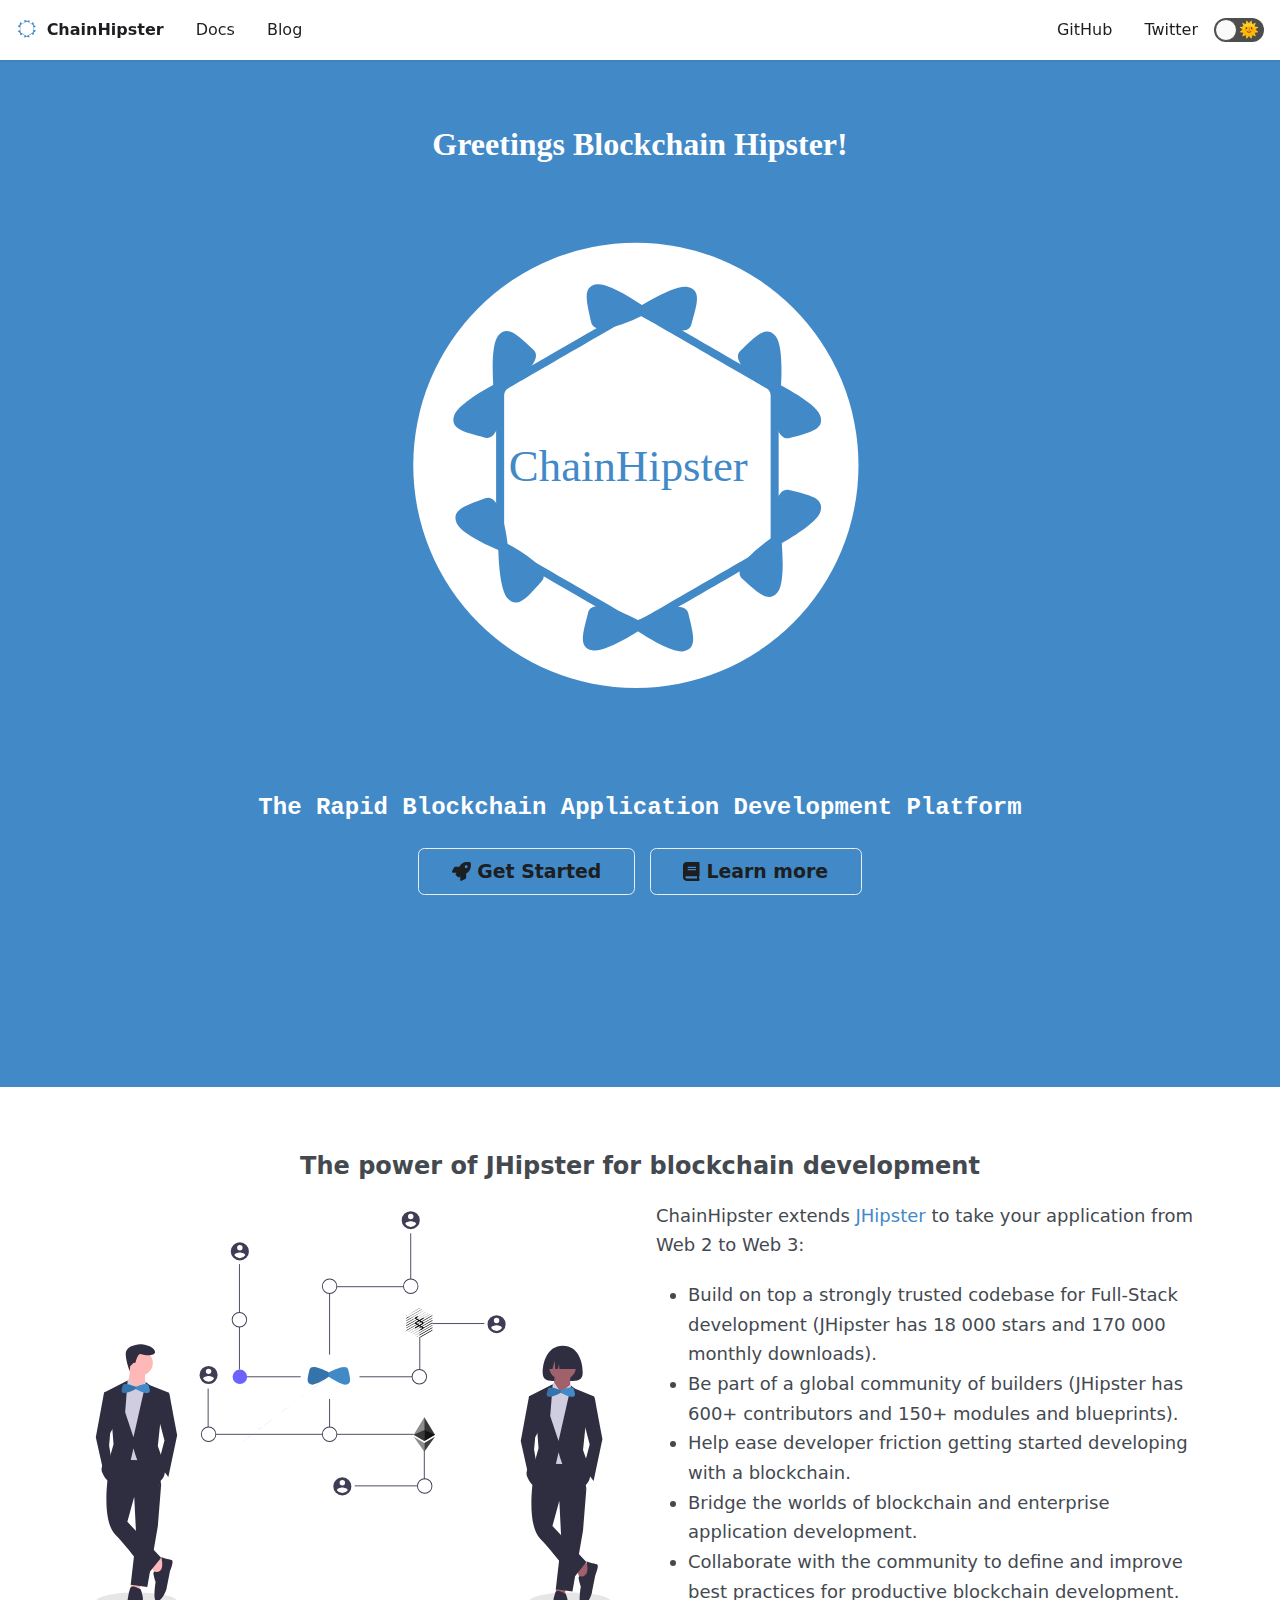
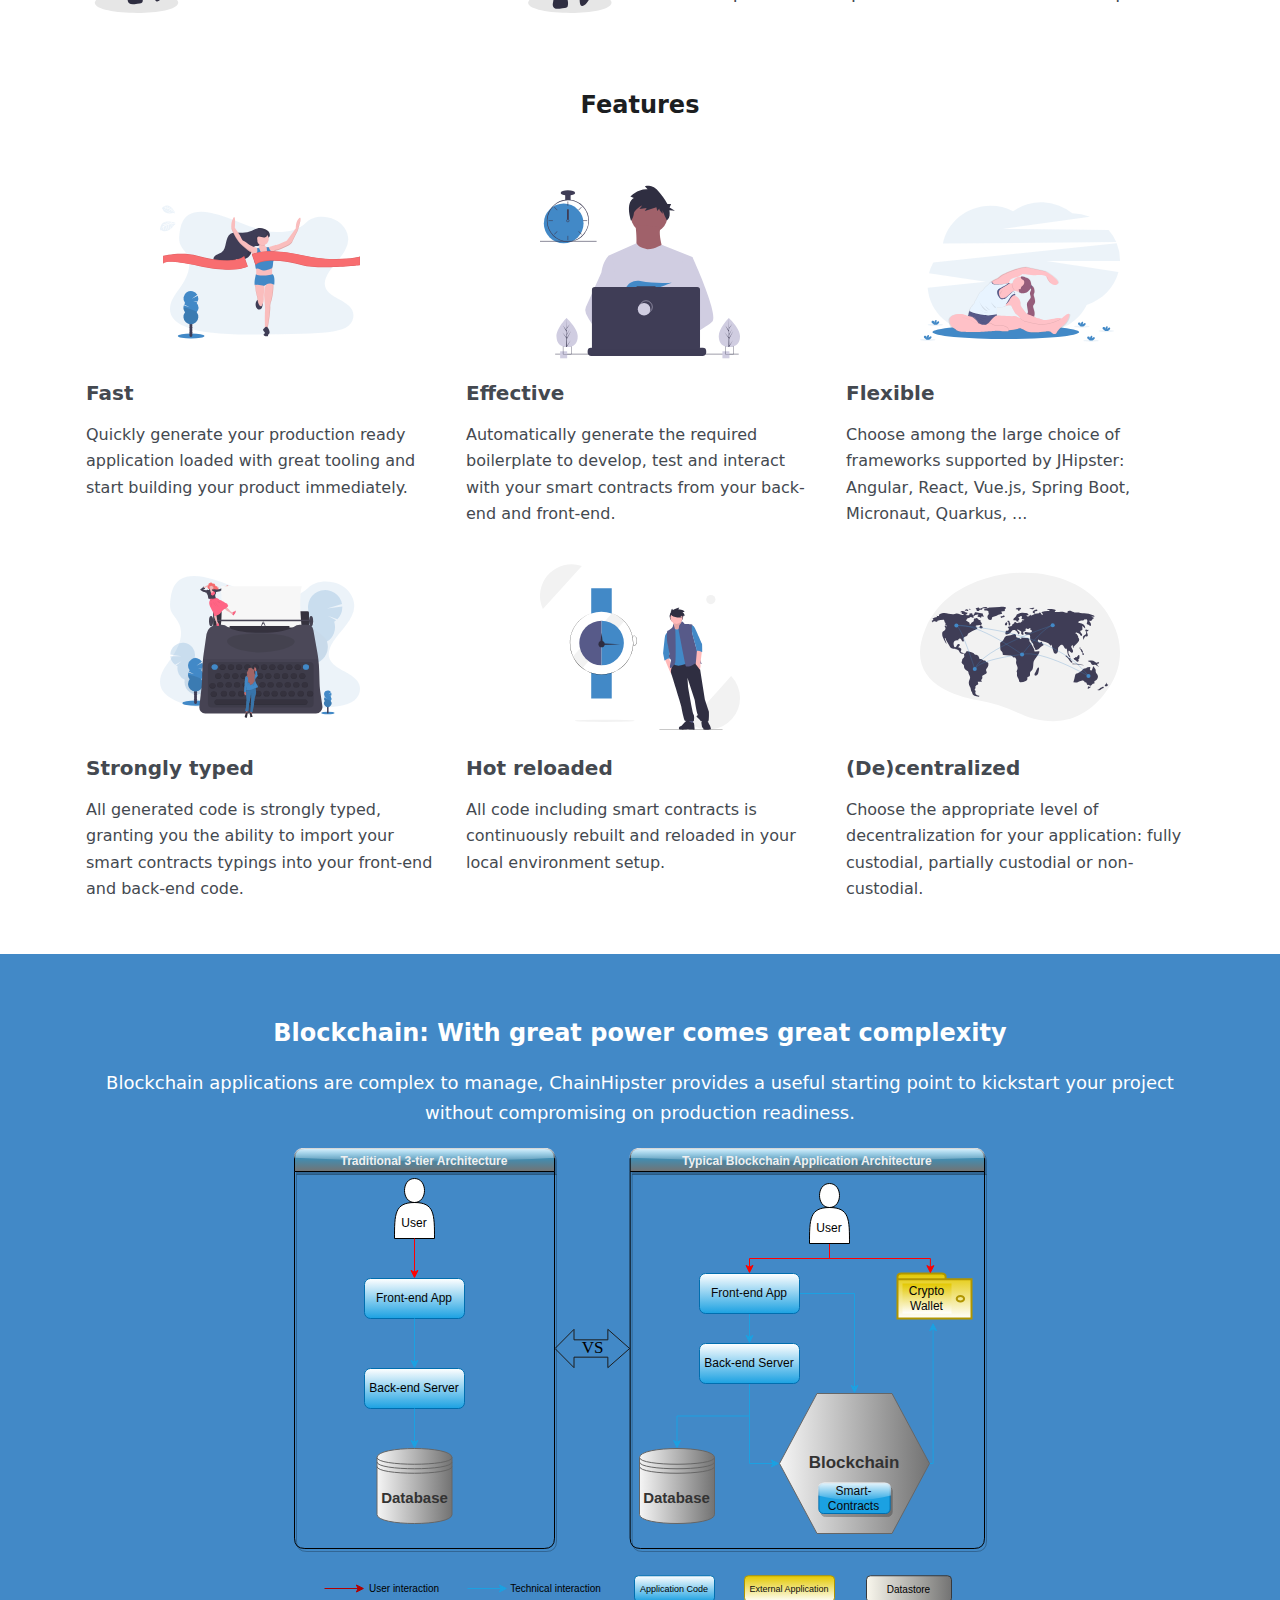
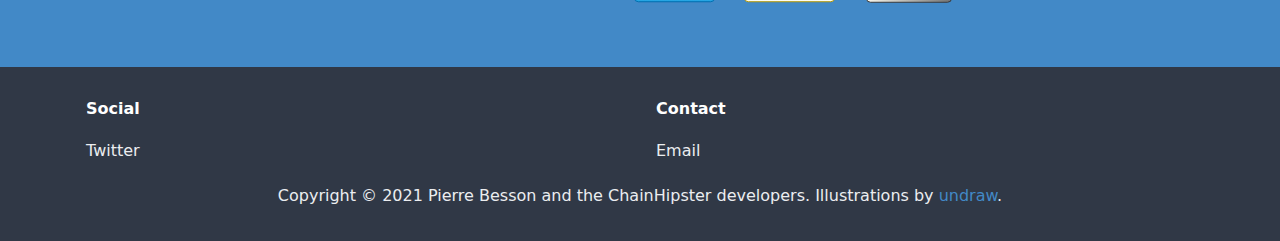
<file: index.html>
<!doctype html>
<html lang="en">
<head>
<meta charset="UTF-8">
<meta name="viewport" content="width=device-width,initial-scale=1">
<meta name="generator" content="Docusaurus v2.0.0-alpha.70">
<link rel="alternate" type="application/rss+xml" href="/blog/rss.xml" title="ChainHipster Blog RSS Feed">
<link rel="alternate" type="application/atom+xml" href="/blog/atom.xml" title="ChainHipster Blog Atom Feed"><title data-react-helmet="true">ChainHipster: The Rapid Blockchain Application Development Platform | ChainHipster</title><meta data-react-helmet="true" property="og:title" content="ChainHipster: The Rapid Blockchain Application Development Platform | ChainHipster"><meta data-react-helmet="true" name="description" content="Description will go into a meta tag in &lt;head /&gt;"><meta data-react-helmet="true" property="og:description" content="Description will go into a meta tag in &lt;head /&gt;"><meta data-react-helmet="true" name="twitter:card" content="summary_large_image"><meta data-react-helmet="true" name="docusaurus_locale" content="en"><meta data-react-helmet="true" name="docusaurus_tag" content="default"><link data-react-helmet="true" rel="shortcut icon" href="/img/favicon.ico"><script data-react-helmet="true">document.addEventListener("DOMContentLoaded",(function(){var n=document.getElementById("base-url-issue-banner-container");if(n){var e=window.location.pathname,t="/"===e.substr(-1)?e:e+"/";n.innerHTML=t}}))</script><link rel="stylesheet" href="/styles.ddca3191.css">
<link rel="preload" href="/styles.b77e15c0.js" as="script">
<link rel="preload" href="/runtime~main.45d6e888.js" as="script">
<link rel="preload" href="/main.3e1aa580.js" as="script">
<link rel="preload" href="/common.223f0171.js" as="script">
<link rel="preload" href="/22.a7433ac3.js" as="script">
<link rel="preload" href="/c4f5d8e4.5aaccdda.js" as="script">
</head>
<body>
<script>!function(){function t(t){document.documentElement.setAttribute("data-theme",t)}var e=function(){var t=null;try{t=localStorage.getItem("theme")}catch(t){}return t}();t(null!==e?e:"light")}()</script><div id="__docusaurus">
<div class="baseUrlIssueBanner_1-cE" style="border:solid red thick;background-color:#ffe6b3;margin:20px;padding:20px;font-size:20px"><p style="font-weight:bold;font-size:30px">Your Docusaurus site did not load properly.</p><p>A very common reason is a wrong site <a href="https://v2.docusaurus.io/docs/docusaurus.config.js/#baseurl" style="font-weight:bold">baseUrl configuration</a>.</p><p>Current configured baseUrl = <span style="font-weight:bold;color:red">/</span>  (default value)</p><p>We suggest trying baseUrl = <span style="font-weight:bold;color:green" id="base-url-issue-banner-container"></span> </p></div><nav aria-label="Skip navigation links"><button type="button" tabindex="0" class="skipToContent_11B0">Skip to main content</button></nav><nav class="navbar navbar--fixed-top"><div class="navbar__inner"><div class="navbar__items"><div aria-label="Navigation bar toggle" class="navbar__toggle" role="button" tabindex="0"><svg aria-label="Menu" width="30" height="30" viewBox="0 0 30 30" role="img" focusable="false"><title>Menu</title><path stroke="currentColor" stroke-linecap="round" stroke-miterlimit="10" stroke-width="2" d="M4 7h22M4 15h22M4 23h22"></path></svg></div><a class="navbar__brand" href="/"><img src="/img/logo-chainhipster.svg" alt="ChainHipster Logo" class="themedImage_YANc themedImage--light_3CMI navbar__logo"><img src="/img/logo-chainhipster.svg" alt="ChainHipster Logo" class="themedImage_YANc themedImage--dark_3ARp navbar__logo"><strong class="navbar__title">ChainHipster</strong></a><a class="navbar__item navbar__link" href="/docs/">Docs</a><a class="navbar__item navbar__link" href="/blog">Blog</a></div><div class="navbar__items navbar__items--right"><a href="https://github.com/chainhipster" target="_blank" rel="noopener noreferrer" class="navbar__item navbar__link">GitHub</a><a href="https://twitter.com/chainhipster" target="_blank" rel="noopener noreferrer" class="navbar__item navbar__link">Twitter</a><div class="react-toggle react-toggle--disabled displayOnlyInLargeViewport_2N3Q"><div class="react-toggle-track"><div class="react-toggle-track-check"><span class="toggle_3NWk">🌜</span></div><div class="react-toggle-track-x"><span class="toggle_3NWk">🌞</span></div></div><div class="react-toggle-thumb"></div><input type="checkbox" disabled="" aria-label="Dark mode toggle" class="react-toggle-screenreader-only"></div></div></div><div role="presentation" class="navbar-sidebar__backdrop"></div><div class="navbar-sidebar"><div class="navbar-sidebar__brand"><a class="navbar__brand" href="/"><img src="/img/logo-chainhipster.svg" alt="ChainHipster Logo" class="themedImage_YANc themedImage--light_3CMI navbar__logo"><img src="/img/logo-chainhipster.svg" alt="ChainHipster Logo" class="themedImage_YANc themedImage--dark_3ARp navbar__logo"><strong class="navbar__title">ChainHipster</strong></a></div><div class="navbar-sidebar__items"><div class="menu"><ul class="menu__list"><li class="menu__list-item"><a class="menu__link" href="/docs/">Docs</a></li><li class="menu__list-item"><a class="menu__link" href="/blog">Blog</a></li><li class="menu__list-item"><a href="https://github.com/chainhipster" target="_blank" rel="noopener noreferrer" class="menu__link">GitHub</a></li><li class="menu__list-item"><a href="https://twitter.com/chainhipster" target="_blank" rel="noopener noreferrer" class="menu__link">Twitter</a></li></ul></div></div></div></nav><div class="main-wrapper"><header class="hero hero--primary heroBanner_2Ftp"><div class="container"><h1 class="greetingText_1v_S">Greetings Blockchain Hipster!</h1><div><img class="greetingImage_lb9O" src="img/chainhipster.svg" alt="ChainHipster"></div><p class="tagLineText_29Co"> The Rapid Blockchain Application Development Platform</p><div class="buttons_1Wc3"><a class="button button--outline button--secondary button--lg" href="/docs/"><svg aria-hidden="true" focusable="false" data-prefix="fas" data-icon="rocket" class="svg-inline--fa fa-rocket fa-w-16" role="img" xmlns="http://www.w3.org/2000/svg" viewBox="0 0 512 512"><path fill="currentColor" d="M505.12019,19.09375c-1.18945-5.53125-6.65819-11-12.207-12.1875C460.716,0,435.507,0,410.40747,0,307.17523,0,245.26909,55.20312,199.05238,128H94.83772c-16.34763.01562-35.55658,11.875-42.88664,26.48438L2.51562,253.29688A28.4,28.4,0,0,0,0,264a24.00867,24.00867,0,0,0,24.00582,24H127.81618l-22.47457,22.46875c-11.36521,11.36133-12.99607,32.25781,0,45.25L156.24582,406.625c11.15623,11.1875,32.15619,13.15625,45.27726,0l22.47457-22.46875V488a24.00867,24.00867,0,0,0,24.00581,24,28.55934,28.55934,0,0,0,10.707-2.51562l98.72834-49.39063c14.62888-7.29687,26.50776-26.5,26.50776-42.85937V312.79688c72.59753-46.3125,128.03493-108.40626,128.03493-211.09376C512.07526,76.5,512.07526,51.29688,505.12019,19.09375ZM384.04033,168A40,40,0,1,1,424.05,128,40.02322,40.02322,0,0,1,384.04033,168Z"></path></svg> Get Started</a>   <a href="#features" class="button button--outline button--secondary button--lg"><svg aria-hidden="true" focusable="false" data-prefix="fas" data-icon="book" class="svg-inline--fa fa-book fa-w-14" role="img" xmlns="http://www.w3.org/2000/svg" viewBox="0 0 448 512"><path fill="currentColor" d="M448 360V24c0-13.3-10.7-24-24-24H96C43 0 0 43 0 96v320c0 53 43 96 96 96h328c13.3 0 24-10.7 24-24v-16c0-7.5-3.5-14.3-8.9-18.7-4.2-15.4-4.2-59.3 0-74.7 5.4-4.3 8.9-11.1 8.9-18.6zM128 134c0-3.3 2.7-6 6-6h212c3.3 0 6 2.7 6 6v20c0 3.3-2.7 6-6 6H134c-3.3 0-6-2.7-6-6v-20zm0 64c0-3.3 2.7-6 6-6h212c3.3 0 6 2.7 6 6v20c0 3.3-2.7 6-6 6H134c-3.3 0-6-2.7-6-6v-20zm253.4 250H96c-17.7 0-32-14.3-32-32 0-17.6 14.4-32 32-32h285.4c-1.9 17.1-1.9 46.9 0 64z"></path></svg> Learn more</a></div></div></header><header class="hero hero--primary heroBanner_2Ftp"></header><main id="features"><section class="hero hero--secondary"><div class="container"><div class="row"><div class="col col--12"><h2 class="presTitle_loQL">The power of JHipster for blockchain development</h2></div><div class="col col--6"><div class="text--center"><img class="presImage_1dIu" src="img/chainhipster-illustration.svg" alt="The power of JHipster for blockchain development"></div></div><div class="col col--6 introText_ClEr"><p></p><p>ChainHipster extends <a href="https://jhipster.tech">JHipster</a> to take your application from Web 2 to Web 3:</p><ul><li>Build on top a strongly trusted codebase for Full-Stack development (JHipster has 18 000 stars and 170 000 monthly downloads).</li><li>Be part of a global community of builders (JHipster has 600+ contributors and 150+ modules and blueprints).</li><li>Help ease developer friction getting started developing with a blockchain.</li><li>Bridge the worlds of blockchain and enterprise application development.</li><li>Collaborate with the community to define and improve best practices for productive blockchain development.</li></ul><p></p></div></div></div></section><div class="container"><div class="row"><div class="col col--12"><h2 class="presTitle_loQL">Features</h2></div></div></div><section class="hero hero--secondary features_P2SU"><div class="container"><div class="row"><div class="col col--4"><div class="text--center"><img class="featureImage_3Xqx" src="/img/undraw_fast.svg" alt="Fast"></div><h3>Fast</h3><p>Quickly generate your production ready application loaded with great tooling and start building your product immediately.</p></div><div class="col col--4"><div class="text--center"><img class="featureImage_3Xqx" src="/img/undraw_effective.svg" alt="Effective"></div><h3>Effective</h3><p>Automatically generate the required boilerplate to develop, test and interact with your smart contracts from your back-end and front-end.</p></div><div class="col col--4"><div class="text--center"><img class="featureImage_3Xqx" src="/img/undraw_flexible.svg" alt="Flexible"></div><h3>Flexible</h3><p>Choose among the large choice of frameworks supported by JHipster: Angular, React, Vue.js, Spring Boot, Micronaut, Quarkus, ...</p></div><div class="col col--4"><div class="text--center"><img class="featureImage_3Xqx" src="/img/undraw_typed.svg" alt="Strongly typed"></div><h3>Strongly typed</h3><p>All generated code is strongly typed, granting you the ability to import your smart contracts typings into your front-end and back-end code.</p></div><div class="col col--4"><div class="text--center"><img class="featureImage_3Xqx" src="/img/undraw_reloaded.svg" alt="Hot reloaded"></div><h3>Hot reloaded</h3><p>All code including smart contracts is continuously rebuilt and reloaded in your local environment setup.</p></div><div class="col col--4"><div class="text--center"><img class="featureImage_3Xqx" src="/img/undraw_connected.svg" alt="(De)centralized"></div><h3>(De)centralized</h3><p>Choose the appropriate level of decentralization for your application: fully custodial, partially custodial or non-custodial.</p></div></div></div></section><section class="hero hero--primary"><div class="container"><h2 class="presTitle_loQL">Blockchain: With great power comes great complexity</h2><p class="presDescription_37Qn">Blockchain applications are complex to manage, ChainHipster provides a useful starting point to kickstart your project without compromising on production readiness.</p><div class="presImage_1dIu"><img src="/img/blockchain-app-architecture.svg" alt="Blockchain: With great power comes great complexity"></div></div></section></main></div><footer class="footer footer--dark"><div class="container"><div class="row footer__links"><div class="col footer__col"><h4 class="footer__title">Social</h4><ul class="footer__items"><li class="footer__item"><a href="https://twitter.com/chainhipster" target="_blank" rel="noopener noreferrer" class="footer__link-item">Twitter</a></li></ul></div><div class="col footer__col"><h4 class="footer__title">Contact</h4><ul class="footer__items"><li class="footer__item"><a href="mailto:contact@chainhipster.com" target="_blank" rel="noopener noreferrer" class="footer__link-item">Email</a></li></ul></div></div><div class="footer__bottom text--center"><div class="footer__copyright">Copyright © 2021 Pierre Besson and the ChainHipster developers. Illustrations by <a href="https://undraw.co">undraw</a>.</div></div></div></footer></div>
<script src="/styles.b77e15c0.js"></script>
<script src="/runtime~main.45d6e888.js"></script>
<script src="/main.3e1aa580.js"></script>
<script src="/common.223f0171.js"></script>
<script src="/22.a7433ac3.js"></script>
<script src="/c4f5d8e4.5aaccdda.js"></script>
</body>
</html>
</file>
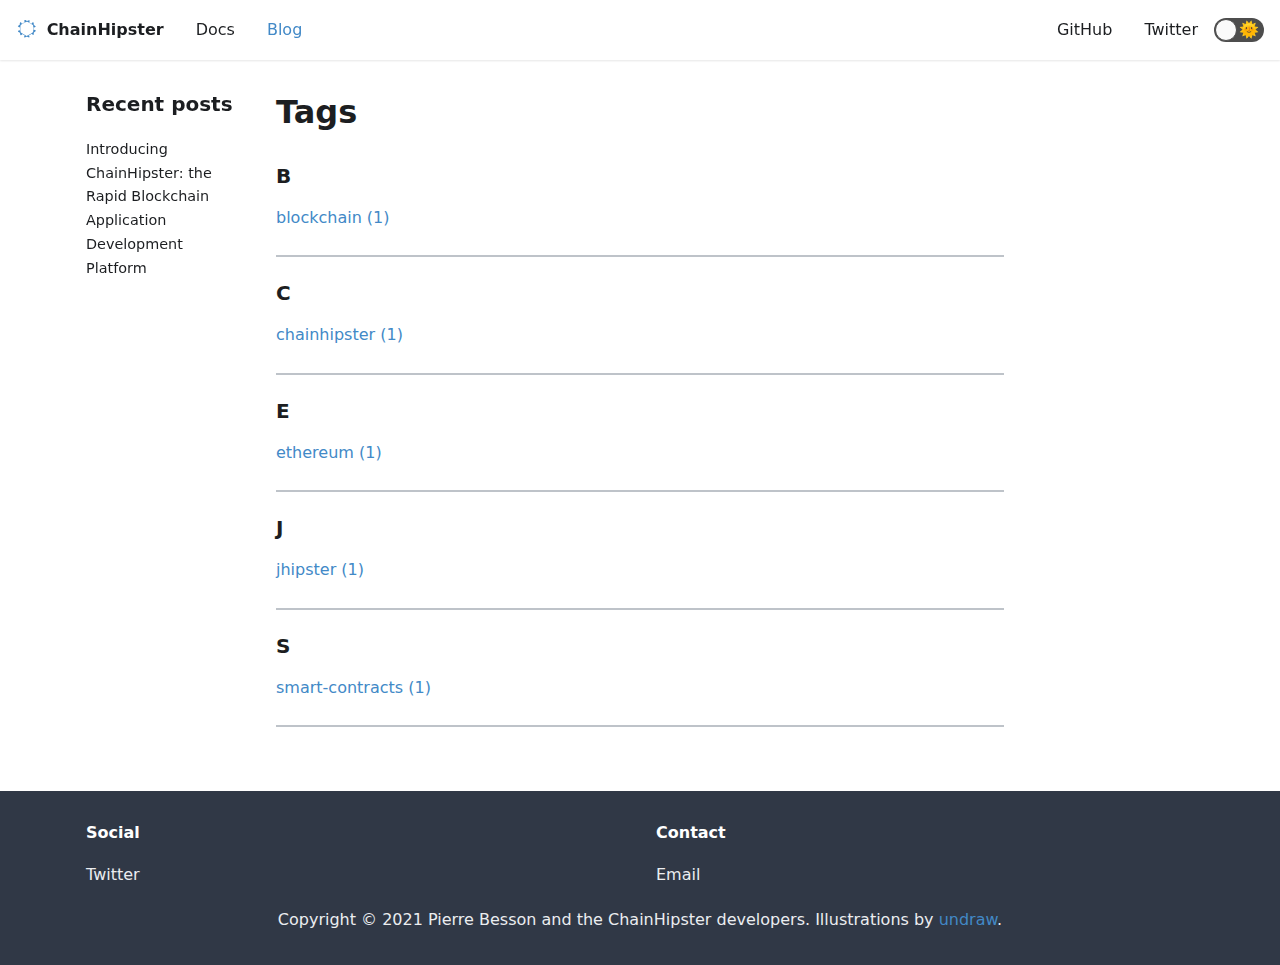
<file: blog/tags/index.html>
<!doctype html>
<html lang="en">
<head>
<meta charset="UTF-8">
<meta name="viewport" content="width=device-width,initial-scale=1">
<meta name="generator" content="Docusaurus v2.0.0-alpha.70">
<link rel="alternate" type="application/rss+xml" href="/blog/rss.xml" title="ChainHipster Blog RSS Feed">
<link rel="alternate" type="application/atom+xml" href="/blog/atom.xml" title="ChainHipster Blog Atom Feed"><title data-react-helmet="true">Tags | ChainHipster</title><meta data-react-helmet="true" property="og:title" content="Tags | ChainHipster"><meta data-react-helmet="true" name="description" content="Blog Tags"><meta data-react-helmet="true" property="og:description" content="Blog Tags"><meta data-react-helmet="true" name="twitter:card" content="summary_large_image"><meta data-react-helmet="true" name="docusaurus_locale" content="en"><meta data-react-helmet="true" name="docusaurus_tag" content="default"><link data-react-helmet="true" rel="shortcut icon" href="/img/favicon.ico"><link rel="stylesheet" href="/styles.ddca3191.css">
<link rel="preload" href="/styles.b77e15c0.js" as="script">
<link rel="preload" href="/runtime~main.45d6e888.js" as="script">
<link rel="preload" href="/main.3e1aa580.js" as="script">
<link rel="preload" href="/common.223f0171.js" as="script">
<link rel="preload" href="/01a85c17.adfffafe.js" as="script">
<link rel="preload" href="/4459638f.f7858f53.js" as="script">
<link rel="preload" href="/a7023ddc.c522fe9c.js" as="script">
</head>
<body>
<script>!function(){function t(t){document.documentElement.setAttribute("data-theme",t)}var e=function(){var t=null;try{t=localStorage.getItem("theme")}catch(t){}return t}();t(null!==e?e:"light")}()</script><div id="__docusaurus">
<nav aria-label="Skip navigation links"><button type="button" tabindex="0" class="skipToContent_11B0">Skip to main content</button></nav><nav class="navbar navbar--fixed-top"><div class="navbar__inner"><div class="navbar__items"><div aria-label="Navigation bar toggle" class="navbar__toggle" role="button" tabindex="0"><svg aria-label="Menu" width="30" height="30" viewBox="0 0 30 30" role="img" focusable="false"><title>Menu</title><path stroke="currentColor" stroke-linecap="round" stroke-miterlimit="10" stroke-width="2" d="M4 7h22M4 15h22M4 23h22"></path></svg></div><a class="navbar__brand" href="/"><img src="/img/logo-chainhipster.svg" alt="ChainHipster Logo" class="themedImage_YANc themedImage--light_3CMI navbar__logo"><img src="/img/logo-chainhipster.svg" alt="ChainHipster Logo" class="themedImage_YANc themedImage--dark_3ARp navbar__logo"><strong class="navbar__title">ChainHipster</strong></a><a class="navbar__item navbar__link" href="/docs/">Docs</a><a aria-current="page" class="navbar__item navbar__link navbar__link--active" href="/blog">Blog</a></div><div class="navbar__items navbar__items--right"><a href="https://github.com/chainhipster" target="_blank" rel="noopener noreferrer" class="navbar__item navbar__link">GitHub</a><a href="https://twitter.com/chainhipster" target="_blank" rel="noopener noreferrer" class="navbar__item navbar__link">Twitter</a><div class="react-toggle react-toggle--disabled displayOnlyInLargeViewport_2N3Q"><div class="react-toggle-track"><div class="react-toggle-track-check"><span class="toggle_3NWk">🌜</span></div><div class="react-toggle-track-x"><span class="toggle_3NWk">🌞</span></div></div><div class="react-toggle-thumb"></div><input type="checkbox" disabled="" aria-label="Dark mode toggle" class="react-toggle-screenreader-only"></div></div></div><div role="presentation" class="navbar-sidebar__backdrop"></div><div class="navbar-sidebar"><div class="navbar-sidebar__brand"><a class="navbar__brand" href="/"><img src="/img/logo-chainhipster.svg" alt="ChainHipster Logo" class="themedImage_YANc themedImage--light_3CMI navbar__logo"><img src="/img/logo-chainhipster.svg" alt="ChainHipster Logo" class="themedImage_YANc themedImage--dark_3ARp navbar__logo"><strong class="navbar__title">ChainHipster</strong></a></div><div class="navbar-sidebar__items"><div class="menu"><ul class="menu__list"><li class="menu__list-item"><a class="menu__link" href="/docs/">Docs</a></li><li class="menu__list-item"><a aria-current="page" class="menu__link navbar__link--active" href="/blog">Blog</a></li><li class="menu__list-item"><a href="https://github.com/chainhipster" target="_blank" rel="noopener noreferrer" class="menu__link">GitHub</a></li><li class="menu__list-item"><a href="https://twitter.com/chainhipster" target="_blank" rel="noopener noreferrer" class="menu__link">Twitter</a></li></ul></div></div></div></nav><div class="main-wrapper blog-wrapper"><div class="container margin-vert--lg"><div class="row"><div class="col col--2"><div class="sidebar_SWld thin-scrollbar"><h3 class="sidebarItemTitle_Km2m">Recent posts</h3><ul class="sidebarItemList_3UpA"><li class="sidebarItem_2T0D"><a class="sidebarItemLink_v5H9" href="/blog/introducing-chainhipster">Introducing ChainHipster: the Rapid Blockchain Application Development Platform</a></li></ul></div></div><main class="col col--8"><h1>Tags</h1><div class="margin-vert--lg"><div><h3>B</h3><a class="padding-right--md" href="/blog/tags/blockchain">blockchain (1)</a><hr></div><div><h3>C</h3><a class="padding-right--md" href="/blog/tags/chainhipster">chainhipster (1)</a><hr></div><div><h3>E</h3><a class="padding-right--md" href="/blog/tags/ethereum">ethereum (1)</a><hr></div><div><h3>J</h3><a class="padding-right--md" href="/blog/tags/jhipster">jhipster (1)</a><hr></div><div><h3>S</h3><a class="padding-right--md" href="/blog/tags/smart-contracts">smart-contracts (1)</a><hr></div></div></main></div></div></div><footer class="footer footer--dark"><div class="container"><div class="row footer__links"><div class="col footer__col"><h4 class="footer__title">Social</h4><ul class="footer__items"><li class="footer__item"><a href="https://twitter.com/chainhipster" target="_blank" rel="noopener noreferrer" class="footer__link-item">Twitter</a></li></ul></div><div class="col footer__col"><h4 class="footer__title">Contact</h4><ul class="footer__items"><li class="footer__item"><a href="mailto:contact@chainhipster.com" target="_blank" rel="noopener noreferrer" class="footer__link-item">Email</a></li></ul></div></div><div class="footer__bottom text--center"><div class="footer__copyright">Copyright © 2021 Pierre Besson and the ChainHipster developers. Illustrations by <a href="https://undraw.co">undraw</a>.</div></div></div></footer></div>
<script src="/styles.b77e15c0.js"></script>
<script src="/runtime~main.45d6e888.js"></script>
<script src="/main.3e1aa580.js"></script>
<script src="/common.223f0171.js"></script>
<script src="/01a85c17.adfffafe.js"></script>
<script src="/4459638f.f7858f53.js"></script>
<script src="/a7023ddc.c522fe9c.js"></script>
</body>
</html>
</file>
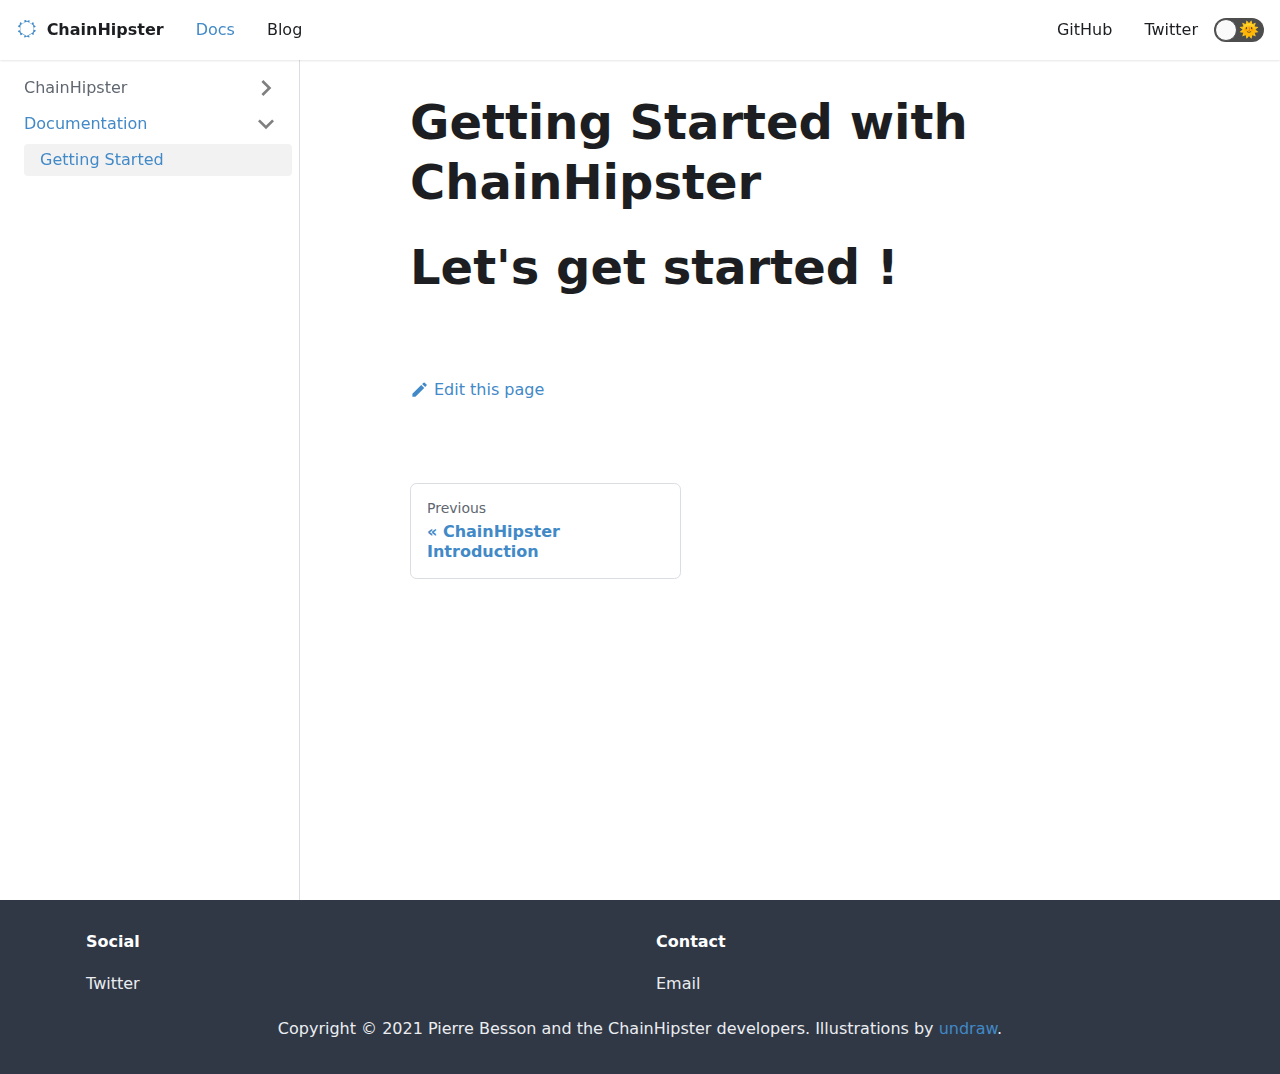
<file: docs/getting-started/index.html>
<!doctype html>
<html lang="en">
<head>
<meta charset="UTF-8">
<meta name="viewport" content="width=device-width,initial-scale=1">
<meta name="generator" content="Docusaurus v2.0.0-alpha.70">
<link rel="alternate" type="application/rss+xml" href="/blog/rss.xml" title="ChainHipster Blog RSS Feed">
<link rel="alternate" type="application/atom+xml" href="/blog/atom.xml" title="ChainHipster Blog Atom Feed"><title data-react-helmet="true">Getting Started with ChainHipster | ChainHipster</title><meta data-react-helmet="true" name="twitter:card" content="summary_large_image"><meta data-react-helmet="true" name="docusaurus_locale" content="en"><meta data-react-helmet="true" name="docusaurus_version" content="current"><meta data-react-helmet="true" name="docusaurus_tag" content="docs-default-current"><meta data-react-helmet="true" property="og:title" content="Getting Started with ChainHipster | ChainHipster"><meta data-react-helmet="true" name="description" content="Let&#x27;s get started !"><meta data-react-helmet="true" property="og:description" content="Let&#x27;s get started !"><meta data-react-helmet="true" property="og:url" content="https://chainhipster.github.io/docs/getting-started"><link data-react-helmet="true" rel="shortcut icon" href="/img/favicon.ico"><link data-react-helmet="true" rel="canonical" href="https://chainhipster.github.io/docs/getting-started"><link rel="stylesheet" href="/styles.ddca3191.css">
<link rel="preload" href="/styles.b77e15c0.js" as="script">
<link rel="preload" href="/runtime~main.45d6e888.js" as="script">
<link rel="preload" href="/main.3e1aa580.js" as="script">
<link rel="preload" href="/common.223f0171.js" as="script">
<link rel="preload" href="/24.34b0b890.js" as="script">
<link rel="preload" href="/25.570c48c1.js" as="script">
<link rel="preload" href="/935f2afb.84e99d83.js" as="script">
<link rel="preload" href="/17896441.aede8e45.js" as="script">
<link rel="preload" href="/d589d3a7.73366866.js" as="script">
</head>
<body>
<script>!function(){function t(t){document.documentElement.setAttribute("data-theme",t)}var e=function(){var t=null;try{t=localStorage.getItem("theme")}catch(t){}return t}();t(null!==e?e:"light")}()</script><div id="__docusaurus">
<nav aria-label="Skip navigation links"><button type="button" tabindex="0" class="skipToContent_11B0">Skip to main content</button></nav><nav class="navbar navbar--fixed-top"><div class="navbar__inner"><div class="navbar__items"><div aria-label="Navigation bar toggle" class="navbar__toggle" role="button" tabindex="0"><svg aria-label="Menu" width="30" height="30" viewBox="0 0 30 30" role="img" focusable="false"><title>Menu</title><path stroke="currentColor" stroke-linecap="round" stroke-miterlimit="10" stroke-width="2" d="M4 7h22M4 15h22M4 23h22"></path></svg></div><a class="navbar__brand" href="/"><img src="/img/logo-chainhipster.svg" alt="ChainHipster Logo" class="themedImage_YANc themedImage--light_3CMI navbar__logo"><img src="/img/logo-chainhipster.svg" alt="ChainHipster Logo" class="themedImage_YANc themedImage--dark_3ARp navbar__logo"><strong class="navbar__title">ChainHipster</strong></a><a aria-current="page" class="navbar__item navbar__link navbar__link--active" href="/docs/">Docs</a><a class="navbar__item navbar__link" href="/blog">Blog</a></div><div class="navbar__items navbar__items--right"><a href="https://github.com/chainhipster" target="_blank" rel="noopener noreferrer" class="navbar__item navbar__link">GitHub</a><a href="https://twitter.com/chainhipster" target="_blank" rel="noopener noreferrer" class="navbar__item navbar__link">Twitter</a><div class="react-toggle react-toggle--disabled displayOnlyInLargeViewport_2N3Q"><div class="react-toggle-track"><div class="react-toggle-track-check"><span class="toggle_3NWk">🌜</span></div><div class="react-toggle-track-x"><span class="toggle_3NWk">🌞</span></div></div><div class="react-toggle-thumb"></div><input type="checkbox" disabled="" aria-label="Dark mode toggle" class="react-toggle-screenreader-only"></div></div></div><div role="presentation" class="navbar-sidebar__backdrop"></div><div class="navbar-sidebar"><div class="navbar-sidebar__brand"><a class="navbar__brand" href="/"><img src="/img/logo-chainhipster.svg" alt="ChainHipster Logo" class="themedImage_YANc themedImage--light_3CMI navbar__logo"><img src="/img/logo-chainhipster.svg" alt="ChainHipster Logo" class="themedImage_YANc themedImage--dark_3ARp navbar__logo"><strong class="navbar__title">ChainHipster</strong></a></div><div class="navbar-sidebar__items"><div class="menu"><ul class="menu__list"><li class="menu__list-item"><a aria-current="page" class="menu__link navbar__link--active" href="/docs/">Docs</a></li><li class="menu__list-item"><a class="menu__link" href="/blog">Blog</a></li><li class="menu__list-item"><a href="https://github.com/chainhipster" target="_blank" rel="noopener noreferrer" class="menu__link">GitHub</a></li><li class="menu__list-item"><a href="https://twitter.com/chainhipster" target="_blank" rel="noopener noreferrer" class="menu__link">Twitter</a></li></ul></div></div></div></nav><div class="main-wrapper"><div class="docPage_vMrn"><div class="docSidebarContainer_3Ak5" role="complementary"><div class="sidebar_3gvy"><div class="menu menu--responsive thin-scrollbar menu_1yIk"><button aria-label="Open Menu" aria-haspopup="true" class="button button--secondary button--sm menu__button" type="button"><svg aria-label="Menu" class="sidebarMenuIcon_1CUI" width="24" height="24" viewBox="0 0 30 30" role="img" focusable="false"><title>Menu</title><path stroke="currentColor" stroke-linecap="round" stroke-miterlimit="10" stroke-width="2" d="M4 7h22M4 15h22M4 23h22"></path></svg></button><ul class="menu__list"><li class="menu__list-item menu__list-item--collapsed"><a class="menu__link menu__link--sublist" href="#!">ChainHipster</a><ul class="menu__list"><li class="menu__list-item"><a class="menu__link" tabindex="-1" href="/docs/">Introduction</a></li></ul></li><li class="menu__list-item"><a class="menu__link menu__link--sublist menu__link--active" href="#!">Documentation</a><ul class="menu__list"><li class="menu__list-item"><a aria-current="page" class="menu__link menu__link--active active" tabindex="0" href="/docs/getting-started">Getting Started</a></li></ul></li></ul></div></div></div><main class="docMainContainer_2iGs"><div class="container padding-vert--lg docItemWrapper_1bxp"><div class="row"><div class="col docItemCol_U38p"><div class="docItemContainer_a7m4"><article><header><h1 class="docTitle_Oumm">Getting Started with ChainHipster</h1></header><div class="markdown"><h1><a aria-hidden="true" tabindex="-1" class="anchor enhancedAnchor_prK2" id="lets-get-started-"></a>Let&#x27;s get started !<a class="hash-link" href="#lets-get-started-" title="Direct link to heading">#</a></h1></div></article><div class="margin-vert--xl"><div class="row"><div class="col"><a href="https://github.com/facebook/docusaurus/edit/master/website/docs/getting-started.md" target="_blank" rel="noreferrer noopener"><svg fill="currentColor" height="1.2em" width="1.2em" preserveAspectRatio="xMidYMid meet" role="img" viewBox="0 0 40 40" class="iconEdit_2LL7"><g><path d="m34.5 11.7l-3 3.1-6.3-6.3 3.1-3q0.5-0.5 1.2-0.5t1.1 0.5l3.9 3.9q0.5 0.4 0.5 1.1t-0.5 1.2z m-29.5 17.1l18.4-18.5 6.3 6.3-18.4 18.4h-6.3v-6.2z"></path></g></svg>Edit this page</a></div></div></div><div class="margin-vert--lg"><nav class="pagination-nav" aria-label="Blog list page navigation"><div class="pagination-nav__item"><a class="pagination-nav__link" href="/docs/"><div class="pagination-nav__sublabel">Previous</div><div class="pagination-nav__label">« ChainHipster Introduction</div></a></div><div class="pagination-nav__item pagination-nav__item--next"></div></nav></div></div></div><div class="col col--3"><div class="tableOfContents_2xL- thin-scrollbar"></div></div></div></div></main></div></div><footer class="footer footer--dark"><div class="container"><div class="row footer__links"><div class="col footer__col"><h4 class="footer__title">Social</h4><ul class="footer__items"><li class="footer__item"><a href="https://twitter.com/chainhipster" target="_blank" rel="noopener noreferrer" class="footer__link-item">Twitter</a></li></ul></div><div class="col footer__col"><h4 class="footer__title">Contact</h4><ul class="footer__items"><li class="footer__item"><a href="mailto:contact@chainhipster.com" target="_blank" rel="noopener noreferrer" class="footer__link-item">Email</a></li></ul></div></div><div class="footer__bottom text--center"><div class="footer__copyright">Copyright © 2021 Pierre Besson and the ChainHipster developers. Illustrations by <a href="https://undraw.co">undraw</a>.</div></div></div></footer></div>
<script src="/styles.b77e15c0.js"></script>
<script src="/runtime~main.45d6e888.js"></script>
<script src="/main.3e1aa580.js"></script>
<script src="/common.223f0171.js"></script>
<script src="/24.34b0b890.js"></script>
<script src="/25.570c48c1.js"></script>
<script src="/935f2afb.84e99d83.js"></script>
<script src="/17896441.aede8e45.js"></script>
<script src="/d589d3a7.73366866.js"></script>
</body>
</html>
</file>
<file: styles.ddca3191.css>
.row .col,img{max-width:100%}.markdown li,body{word-wrap:break-word}pre,table{overflow:auto}blockquote,pre{margin:0 0 var(--ifm-spacing-vertical)}.button,.close{-webkit-appearance:none;cursor:pointer}.breadcrumbs__link,.button{transition-timing-function:var(--ifm-transition-timing-default)}.button,.react-toggle{-webkit-user-select:none;-ms-user-select:none}.button--link,a{-webkit-text-decoration:var(--ifm-link-decoration)}.button,.close,.menu__link,.navbar__link{cursor:pointer}.tabs__item,hr,img{box-sizing:content-box}.react-toggle,html{-webkit-tap-highlight-color:transparent}.footer__items,.menu__list,.pills__item,.sidebarItem_2T0D{list-style-type:none}:root{--ra-admonition-background-color:var(--ifm-alert-background-color);--ra-admonition-border-width:var(--ifm-alert-border-width);--ra-admonition-border-color:var(--ifm-alert-border-color);--ra-admonition-border-radius:var(--ifm-alert-border-radius);--ra-admonition-color:var(--ifm-alert-color);--ra-admonition-padding-vertical:var(--ifm-alert-padding-vertical);--ra-admonition-padding-horizontal:var(--ifm-alert-padding-horizontal);--ra-color-note:var(--ifm-color-secondary);--ra-color-important:var(--ifm-color-info);--ra-color-tip:var(--ifm-color-success);--ra-color-caution:var(--ifm-color-warning);--ra-color-warning:var(--ifm-color-danger);--ra-color-text-dark:var(--ifm-color-gray-900);--ifm-dark-value:10%;--ifm-darker-value:15%;--ifm-darkest-value:30%;--ifm-light-value:15%;--ifm-lighter-value:30%;--ifm-lightest-value:50%;--ifm-color-secondary:#ebedf0;--ifm-color-secondary-dark:#d4d5d8;--ifm-color-secondary-darker:#c8c9cc;--ifm-color-secondary-darkest:#a4a6a8;--ifm-color-secondary-light:#eef0f2;--ifm-color-secondary-lighter:#f1f2f5;--ifm-color-secondary-lightest:#f5f6f8;--ifm-color-success:#00a400;--ifm-color-success-dark:#009400;--ifm-color-success-darker:#008b00;--ifm-color-success-darkest:#007300;--ifm-color-success-light:#26b226;--ifm-color-success-lighter:#4dbf4d;--ifm-color-success-lightest:#80d280;--ifm-color-info:#54c7ec;--ifm-color-info-dark:#4cb3d4;--ifm-color-info-darker:#47a9c9;--ifm-color-info-darkest:#3b8ba5;--ifm-color-info-light:#6ecfef;--ifm-color-info-lighter:#87d8f2;--ifm-color-info-lightest:#aae3f6;--ifm-color-warning:#ffba00;--ifm-color-warning-dark:#e6a700;--ifm-color-warning-darker:#d99e00;--ifm-color-warning-darkest:#b38200;--ifm-color-warning-light:#ffc426;--ifm-color-warning-lighter:#ffcf4d;--ifm-color-warning-lightest:#ffdd80;--ifm-color-danger:#fa383e;--ifm-color-danger-dark:#e13238;--ifm-color-danger-darker:#d53035;--ifm-color-danger-darkest:#af272b;--ifm-color-danger-light:#fb565b;--ifm-color-danger-lighter:#fb7478;--ifm-color-danger-lightest:#fd9c9f;--ifm-color-white:#fff;--ifm-color-black:#000;--ifm-color-gray-0:var(--ifm-color-white);--ifm-color-gray-100:#f5f6f7;--ifm-color-gray-200:#ebedf0;--ifm-color-gray-300:#dadde1;--ifm-color-gray-400:#ccd0d5;--ifm-color-gray-500:#bec3c9;--ifm-color-gray-600:#8d949e;--ifm-color-gray-700:#606770;--ifm-color-gray-800:#444950;--ifm-color-gray-900:#1c1e21;--ifm-color-gray-1000:var(--ifm-color-black);--ifm-color-emphasis-0:var(--ifm-color-gray-0);--ifm-color-emphasis-100:var(--ifm-color-gray-100);--ifm-color-emphasis-200:var(--ifm-color-gray-200);--ifm-color-emphasis-300:var(--ifm-color-gray-300);--ifm-color-emphasis-400:var(--ifm-color-gray-400);--ifm-color-emphasis-500:var(--ifm-color-gray-500);--ifm-color-emphasis-600:var(--ifm-color-gray-600);--ifm-color-emphasis-700:var(--ifm-color-gray-700);--ifm-color-emphasis-800:var(--ifm-color-gray-800);--ifm-color-emphasis-900:var(--ifm-color-gray-900);--ifm-color-emphasis-1000:var(--ifm-color-gray-1000);--ifm-color-content:var(--ifm-color-emphasis-900);--ifm-color-content-inverse:var(--ifm-color-emphasis-0);--ifm-color-content-secondary:#606770;--ifm-background-color:transparent;--ifm-background-surface-color:var(--ifm-color-content-inverse);--ifm-global-border-width:1px;--ifm-global-radius:0.4rem;--ifm-hover-overlay:rgba(0,0,0,0.05);--ifm-font-color-base:var(--ifm-color-content);--ifm-font-color-base-inverse:var(--ifm-color-content-inverse);--ifm-font-color-secondary:var(--ifm-color-content-secondary);--ifm-font-family-base:system-ui,-apple-system,Segoe UI,Roboto,Ubuntu,Cantarell,Noto Sans,sans-serif,BlinkMacSystemFont,"Segoe UI",Helvetica,Arial,sans-serif,"Apple Color Emoji","Segoe UI Emoji","Segoe UI Symbol";--ifm-font-family-monospace:SFMono-Regular,Menlo,Monaco,Consolas,"Liberation Mono","Courier New",monospace;--ifm-font-size-base:100%;--ifm-font-weight-light:300;--ifm-font-weight-normal:400;--ifm-font-weight-semibold:500;--ifm-font-weight-bold:700;--ifm-font-weight-base:var(--ifm-font-weight-normal);--ifm-line-height-base:1.65;--ifm-global-spacing:1rem;--ifm-spacing-vertical:var(--ifm-global-spacing);--ifm-spacing-horizontal:var(--ifm-global-spacing);--ifm-transition-fast:200ms;--ifm-transition-slow:400ms;--ifm-transition-timing-default:cubic-bezier(0.08,0.52,0.52,1);--ifm-global-shadow-lw:0 1px 2px 0 rgba(0,0,0,0.1);--ifm-global-shadow-md:0 5px 40px rgba(0,0,0,0.2);--ifm-global-shadow-tl:0 12px 28px 0 rgba(0,0,0,0.2),0 2px 4px 0 rgba(0,0,0,0.1);--ifm-z-index-dropdown:2;--ifm-z-index-fixed:3;--ifm-z-index-overlay:4;--ifm-container-width:1140px;--ifm-code-background:var(--ifm-color-emphasis-200);--ifm-code-border-radius:var(--ifm-global-radius);--ifm-code-color:var(--ifm-color-emphasis-900);--ifm-code-padding-horizontal:0.4rem;--ifm-code-padding-vertical:0.2rem;--ifm-pre-background:var(--ifm-color-emphasis-100);--ifm-pre-border-radius:var(--ifm-code-border-radius);--ifm-pre-color:inherit;--ifm-pre-line-height:1.45;--ifm-pre-padding:1rem;--ifm-heading-color:inherit;--ifm-heading-margin-top:0;--ifm-heading-margin-bottom:var(--ifm-spacing-vertical);--ifm-heading-font-family:inherit;--ifm-heading-font-weight:var(--ifm-font-weight-bold);--ifm-heading-line-height:1.25;--ifm-h1-font-size:2rem;--ifm-h2-font-size:1.5rem;--ifm-h3-font-size:1.25rem;--ifm-h4-font-size:1rem;--ifm-h5-font-size:0.875rem;--ifm-h6-font-size:0.85rem;--ifm-image-alignment-padding:1.25rem;--ifm-leading-desktop:1.25;--ifm-leading:calc(var(--ifm-leading-desktop)*1rem);--ifm-list-left-padding:2rem;--ifm-list-margin:1rem;--ifm-list-item-margin:0.25rem;--ifm-list-paragraph-margin:1rem;--ifm-table-cell-padding:0.75rem;--ifm-table-background:transparent;--ifm-table-stripe-background:var(--ifm-color-emphasis-100);--ifm-table-border-width:1px;--ifm-table-border-color:var(--ifm-color-emphasis-300);--ifm-table-head-background:inherit;--ifm-table-head-color:inherit;--ifm-table-head-font-weight:var(--ifm-font-weight-bold);--ifm-table-cell-color:inherit;--ifm-link-color:var(--ifm-color-primary);--ifm-link-decoration:none;--ifm-link-hover-color:var(--ifm-link-color);--ifm-link-hover-decoration:underline;--ifm-paragraph-margin-bottom:var(--ifm-leading);--ifm-blockquote-color:#6a737d;--ifm-blockquote-font-size:var(--ifm-font-size-base);--ifm-blockquote-padding-horizontal:1rem;--ifm-blockquote-padding-vertical:1rem;--ifm-hr-border-color:var(--ifm-color-emphasis-500);--ifm-hr-border-width:1px;--ifm-hr-margin-vertical:1.5rem;--ifm-alert-background-color:inherit;--ifm-alert-border-color:inherit;--ifm-alert-border-radius:var(--ifm-global-radius);--ifm-alert-border-width:var(--ifm-global-border-width);--ifm-alert-color:var(--ifm-font-color-base-inverse);--ifm-alert-padding-horizontal:var(--ifm-spacing-horizontal);--ifm-alert-padding-vertical:var(--ifm-spacing-vertical);--ifm-avatar-intro-margin:1rem;--ifm-avatar-intro-alignment:inherit;--ifm-avatar-photo-size-sm:2rem;--ifm-avatar-photo-size-md:3rem;--ifm-avatar-photo-size-lg:4rem;--ifm-avatar-photo-size-xl:6rem;--ifm-badge-background-color:inherit;--ifm-badge-border-color:inherit;--ifm-badge-border-radius:var(--ifm-global-radius);--ifm-badge-border-width:var(--ifm-global-border-width);--ifm-badge-color:var(--ifm-color-white);--ifm-badge-padding-horizontal:calc(var(--ifm-spacing-horizontal)*0.5);--ifm-badge-padding-vertical:calc(var(--ifm-spacing-vertical)*0.25);--ifm-breadcrumb-border-radius:1.5rem;--ifm-breadcrumb-spacing:0.0625rem;--ifm-breadcrumb-color-active:var(--ifm-color-primary);--ifm-breadcrumb-item-background-active:var(--ifm-hover-overlay);--ifm-breadcrumb-padding-horizontal:1rem;--ifm-breadcrumb-padding-vertical:0.5rem;--ifm-breadcrumb-size-multiplier:1;--ifm-breadcrumb-separator:url('data:image/svg+xml;utf8,<svg xmlns="http://www.w3.org/2000/svg" x="0px" y="0px" viewBox="0 0 256 256"><g><g><polygon points="79.093,0 48.907,30.187 146.72,128 48.907,225.813 79.093,256 207.093,128"/></g></g><g></g><g></g><g></g><g></g><g></g><g></g><g></g><g></g><g></g><g></g><g></g><g></g><g></g><g></g><g></g></svg>');--ifm-breadcrumb-separator-filter:none;--ifm-breadcrumb-separator-size:0.5rem;--ifm-breadcrumb-separator-size-multiplier:1.25;--ifm-button-background-color:inherit;--ifm-button-border-color:var(--ifm-button-background-color);--ifm-button-border-width:var(--ifm-global-border-width);--ifm-button-color:var(--ifm-font-color-base-inverse);--ifm-button-font-weight:var(--ifm-font-weight-bold);--ifm-button-padding-horizontal:1.5rem;--ifm-button-padding-vertical:0.375rem;--ifm-button-size-multiplier:1;--ifm-button-transition-duration:var(--ifm-transition-fast);--ifm-button-border-radius:calc(var(--ifm-global-radius)*var(--ifm-button-size-multiplier));--ifm-button-group-margin:2px;--ifm-card-background-color:var(--ifm-background-surface-color);--ifm-card-border-radius:calc(var(--ifm-global-radius)*2);--ifm-card-horizontal-spacing:var(--ifm-global-spacing);--ifm-card-vertical-spacing:var(--ifm-global-spacing);--ifm-toc-border-color:var(--ifm-color-emphasis-300);--ifm-toc-link-color:var(--ifm-color-content-secondary);--ifm-toc-padding-left:0.5rem;--ifm-toc-padding-vertical:0.5rem;--ifm-dropdown-background-color:var(--ifm-background-surface-color);--ifm-dropdown-font-weight:var(--ifm-font-weight-semibold);--ifm-dropdown-link-color:var(--ifm-font-color-base);--ifm-dropdown-hover-background-color:var(--ifm-hover-overlay);--ifm-footer-background-color:var(--ifm-color-emphasis-100);--ifm-footer-color:inherit;--ifm-footer-link-color:var(--ifm-color-emphasis-700);--ifm-footer-link-hover-color:var(--ifm-color-primary);--ifm-footer-link-horizontal-spacing:0.5rem;--ifm-footer-padding-horizontal:calc(var(--ifm-spacing-horizontal)*2);--ifm-footer-padding-vertical:calc(var(--ifm-spacing-vertical)*2);--ifm-footer-title-color:inherit;--ifm-hero-background-color:var(--ifm-background-surface-color);--ifm-hero-text-color:var(--ifm-color-emphasis-800);--ifm-menu-color:var(--ifm-color-emphasis-700);--ifm-menu-color-active:var(--ifm-color-primary);--ifm-menu-color-background-active:var(--ifm-hover-overlay);--ifm-menu-color-background-hover:var(--ifm-hover-overlay);--ifm-menu-link-padding-horizontal:1rem;--ifm-menu-link-padding-vertical:0.375rem;--ifm-menu-link-sublist-icon:url('data:image/svg+xml;utf8,<svg xmlns="http://www.w3.org/2000/svg" width="16px" height="16px" viewBox="0 0 24 24"><path fill="rgba(0,0,0,0.5)" d="M7.41 15.41L12 10.83l4.59 4.58L18 14l-6-6-6 6z"></path></svg>');--ifm-menu-link-sublist-icon-filter:none;--ifm-navbar-background-color:var(--ifm-background-surface-color);--ifm-navbar-height:3.75rem;--ifm-navbar-item-padding-horizontal:1rem;--ifm-navbar-item-padding-vertical:0.25rem;--ifm-navbar-link-color:var(--ifm-font-color-base);--ifm-navbar-link-hover-color:var(--ifm-color-primary);--ifm-navbar-link-active-color:var(--ifm-link-color);--ifm-navbar-padding-horizontal:var(--ifm-spacing-horizontal);--ifm-navbar-padding-vertical:calc(var(--ifm-spacing-vertical)*0.5);--ifm-navbar-shadow:var(--ifm-global-shadow-lw);--ifm-navbar-search-input-background-color:var(--ifm-color-emphasis-200);--ifm-navbar-search-input-color:var(--ifm-color-emphasis-800);--ifm-navbar-search-input-placeholder-color:var(--ifm-color-emphasis-500);--ifm-navbar-search-input-icon:url('data:image/svg+xml;utf8,<svg fill="currentColor" xmlns="http://www.w3.org/2000/svg" viewBox="0 0 16 16" height="16px" width="16px"><path d="M6.02945,10.20327a4.17382,4.17382,0,1,1,4.17382-4.17382A4.15609,4.15609,0,0,1,6.02945,10.20327Zm9.69195,4.2199L10.8989,9.59979A5.88021,5.88021,0,0,0,12.058,6.02856,6.00467,6.00467,0,1,0,9.59979,10.8989l4.82338,4.82338a.89729.89729,0,0,0,1.29912,0,.89749.89749,0,0,0-.00087-1.29909Z" /></svg>');--ifm-navbar-sidebar-width:80vw;--ifm-pagination-border-radius:calc(var(--ifm-global-radius)*var(--ifm-pagination-size-multiplier));--ifm-pagination-color-active:var(--ifm-color-primary);--ifm-pagination-font-size:1rem;--ifm-pagination-item-active-background:var(--ifm-hover-overlay);--ifm-pagination-page-spacing:0.0625rem;--ifm-pagination-padding-horizontal:calc(var(--ifm-spacing-horizontal)*1);--ifm-pagination-padding-vertical:calc(var(--ifm-spacing-vertical)*0.25);--ifm-pagination-size-multiplier:1;--ifm-pagination-nav-border-radius:var(--ifm-global-radius);--ifm-pagination-nav-color-hover:var(--ifm-color-primary);--ifm-pills-color-active:var(--ifm-color-primary);--ifm-pills-color-background-active:var(--ifm-hover-overlay);--ifm-pills-spacing:0.0625rem;--ifm-tabs-color:var(--ifm-font-color-secondary);--ifm-tabs-color-active:var(--ifm-color-primary);--ifm-tabs-padding-horizontal:1rem;--ifm-tabs-padding-vertical:1rem;--ifm-tabs-spacing:0.0625rem;--ifm-scrollbar-size:7px;--ifm-scrollbar-track-background-color:#f1f1f1;--ifm-scrollbar-thumb-background-color:#888;--ifm-scrollbar-thumb-hover-background-color:#555;--ifm-color-primary:#4289c7;--ifm-color-primary-dark:#377cb8;--ifm-color-primary-darker:#3375ae;--ifm-color-primary-darkest:#2a608f;--ifm-color-primary-light:#5696cd;--ifm-color-primary-lighter:#619cd0;--ifm-color-primary-lightest:#7fafd9;--ifm-code-font-size:95%;--docusaurus-announcement-bar-height:auto;--collapse-button-bg-color-dark:#2e333a;--doc-sidebar-width:300px}.admonition{margin-bottom:1em;--ra-admonition-icon-color:var(--ra-admonition-color)}.admonition:not(.alert){background-color:var(--ra-admonition-background-color);border:var(--ra-admonition-border-width) solid var(--ra-admonition-border-color);border-radius:var(--ra-admonition-border-radius);box-sizing:border-box;color:var(--ra-admonition-color);padding:var(--ra-admonition-padding-vertical) var(--ra-admonition-padding-horizontal);--ra-admonition-background-color:var(--ifm-color-primary)}.container,.row .col{padding:0 var(--ifm-spacing-horizontal);width:100%}.admonition h5{margin-top:0;margin-bottom:8px;text-transform:uppercase}.admonition-icon{display:inline-block;vertical-align:middle;margin-right:.2em}.admonition-icon svg{display:inline-block;width:22px;height:22px;stroke-width:0;fill:var(--ra-admonition-icon-color);stroke:var(--ra-admonition-icon-color)}.admonition-content>:last-child,blockquote>:last-child{margin-bottom:0}.admonition-note{--ra-admonition-color:var(--ra-color-text-dark)}*{box-sizing:border-box}html{font:var(--ifm-font-size-base)/var(--ifm-line-height-base) var(--ifm-font-family-base);background-color:var(--ifm-background-color);color:var(--ifm-font-color-base);text-rendering:optimizelegibility;-webkit-font-smoothing:antialiased;-ms-text-size-adjust:100%;-webkit-text-size-adjust:100%}body{margin:0;transition:var(--ifm-transition-fast) ease color}.container{max-width:var(--ifm-container-width);margin:0 auto}.padding-bottom--none,.padding-vert--none{padding-bottom:0!important}.padding-top--none,.padding-vert--none{padding-top:0!important}.padding-horiz--none,.padding-left--none{padding-left:0!important}.padding-horiz--none,.padding-right--none{padding-right:0!important}.container--fluid{max-width:inherit}.row{display:flex;flex-direction:row;flex-wrap:wrap;margin:0 calc(var(--ifm-spacing-horizontal)*-1)}.margin-bottom--none,.margin-vert--none,.markdown>:last-child{margin-bottom:0!important}.margin-top--none,.margin-vert--none,.markdown>:first-child{margin-top:0!important}.row .col{--ifm-col-width:100%;flex:1 0;margin-left:0}.row .col.col--1,.row .col.col--2,.row .col.col--3,.row .col[class*=col--]{flex:0 0 var(--ifm-col-width);max-width:var(--ifm-col-width)}.row .col.col--1{--ifm-col-width:8.33333%}.row .col.col--offset-1{margin-left:8.33333%}.row .col.col--2{--ifm-col-width:16.66667%}.row .col.col--offset-2{margin-left:16.66667%}.row .col.col--3{--ifm-col-width:25%}.row .col.col--offset-3{margin-left:25%}.row .col.col--4{--ifm-col-width:33.33333%;flex:0 0 var(--ifm-col-width);max-width:var(--ifm-col-width)}.row .col.col--offset-4{margin-left:33.33333%}.row .col.col--5{--ifm-col-width:41.66667%;flex:0 0 var(--ifm-col-width);max-width:var(--ifm-col-width)}.row .col.col--6,.row .col.col--7{flex:0 0 var(--ifm-col-width);max-width:var(--ifm-col-width)}.row .col.col--offset-5{margin-left:41.66667%}.row .col.col--6{--ifm-col-width:50%}.row .col.col--offset-6{margin-left:50%}.row .col.col--7{--ifm-col-width:58.33333%}.row .col.col--offset-7{margin-left:58.33333%}.row .col.col--8{--ifm-col-width:66.66667%;flex:0 0 var(--ifm-col-width);max-width:var(--ifm-col-width)}.row .col.col--offset-8{margin-left:66.66667%}.row .col.col--9{--ifm-col-width:75%;flex:0 0 var(--ifm-col-width);max-width:var(--ifm-col-width)}.row .col.col--10,.row .col.col--11{flex:0 0 var(--ifm-col-width);max-width:var(--ifm-col-width)}.row .col.col--offset-9{margin-left:75%}.row .col.col--10{--ifm-col-width:83.33333%}.row .col.col--offset-10{margin-left:83.33333%}.row .col.col--11{--ifm-col-width:91.66667%}.row .col.col--offset-11{margin-left:91.66667%}.row .col.col--12{--ifm-col-width:100%;flex:0 0 var(--ifm-col-width);max-width:var(--ifm-col-width)}.row .col.col--offset-12{margin-left:100%}.row--no-gutters{margin-left:0;margin-right:0}.margin-horiz--none,.margin-left--none{margin-left:0!important}.margin-horiz--none,.margin-right--none{margin-right:0!important}.row--no-gutters>.col{padding-left:0;padding-right:0}.row--align-top{align-items:flex-start}.row--align-bottom{align-items:flex-end}.row--align-center{align-items:center}.row--align-stretch{align-items:stretch}.row--align-baseline{align-items:baseline}.margin--none{margin:0!important}.margin-bottom--xs,.margin-vert--xs{margin-bottom:.25rem!important}.margin-top--xs,.margin-vert--xs{margin-top:.25rem!important}.margin-horiz--xs,.margin-left--xs{margin-left:.25rem!important}.margin-horiz--xs,.margin-right--xs{margin-right:.25rem!important}.margin--xs{margin:.25rem!important}.margin-bottom--sm,.margin-vert--sm{margin-bottom:.5rem!important}.margin-top--sm,.margin-vert--sm{margin-top:.5rem!important}.margin-horiz--sm,.margin-left--sm{margin-left:.5rem!important}.margin-horiz--sm,.margin-right--sm{margin-right:.5rem!important}.margin--sm{margin:.5rem!important}.margin-bottom--md,.margin-vert--md{margin-bottom:1rem!important}.margin-top--md,.margin-vert--md{margin-top:1rem!important}.margin-horiz--md,.margin-left--md{margin-left:1rem!important}.margin-horiz--md,.margin-right--md{margin-right:1rem!important}.margin--md{margin:1rem!important}.margin-bottom--lg,.margin-vert--lg{margin-bottom:2rem!important}.margin-top--lg,.margin-vert--lg{margin-top:2rem!important}.margin-horiz--lg,.margin-left--lg{margin-left:2rem!important}.margin-horiz--lg,.margin-right--lg{margin-right:2rem!important}.margin--lg{margin:2rem!important}.margin-bottom--xl,.margin-vert--xl{margin-bottom:5rem!important}.margin-top--xl,.margin-vert--xl{margin-top:5rem!important}.margin-horiz--xl,.margin-left--xl{margin-left:5rem!important}.margin-horiz--xl,.margin-right--xl{margin-right:5rem!important}.margin--xl{margin:5rem!important}.padding--none{padding:0!important}.padding-bottom--xs,.padding-vert--xs{padding-bottom:.25rem!important}.padding-top--xs,.padding-vert--xs{padding-top:.25rem!important}.padding-horiz--xs,.padding-left--xs{padding-left:.25rem!important}.padding-horiz--xs,.padding-right--xs{padding-right:.25rem!important}.padding--xs{padding:.25rem!important}.padding-bottom--sm,.padding-vert--sm{padding-bottom:.5rem!important}.padding-top--sm,.padding-vert--sm{padding-top:.5rem!important}.padding-horiz--sm,.padding-left--sm{padding-left:.5rem!important}.padding-horiz--sm,.padding-right--sm{padding-right:.5rem!important}.padding--sm{padding:.5rem!important}.padding-bottom--md,.padding-vert--md{padding-bottom:1rem!important}.padding-top--md,.padding-vert--md{padding-top:1rem!important}.padding-horiz--md,.padding-left--md{padding-left:1rem!important}.padding-horiz--md,.padding-right--md{padding-right:1rem!important}.padding--md{padding:1rem!important}.padding-bottom--lg,.padding-vert--lg{padding-bottom:2rem!important}.padding-top--lg,.padding-vert--lg{padding-top:2rem!important}.padding-horiz--lg,.padding-left--lg{padding-left:2rem!important}.padding-horiz--lg,.padding-right--lg{padding-right:2rem!important}.padding--lg{padding:2rem!important}.padding-bottom--xl,.padding-vert--xl{padding-bottom:5rem!important}.padding-top--xl,.padding-vert--xl{padding-top:5rem!important}.padding-horiz--xl,.padding-left--xl{padding-left:5rem!important}.padding-horiz--xl,.padding-right--xl{padding-right:5rem!important}.padding--xl{padding:5rem!important}code{background-color:var(--ifm-code-background);border-radius:var(--ifm-code-border-radius);color:var(--ifm-code-color);font-family:var(--ifm-font-family-monospace);font-size:var(--ifm-code-font-size);padding:var(--ifm-code-padding-vertical) var(--ifm-code-padding-horizontal)}a code{color:inherit}pre{background-color:var(--ifm-pre-background);border-radius:var(--ifm-pre-border-radius);color:var(--ifm-pre-color);font:var(--ifm-code-font-size)/var(--ifm-pre-line-height) var(--ifm-font-family-monospace);padding:var(--ifm-pre-padding)}pre,pre code{word-wrap:normal}pre code{background-color:transparent;display:inline;font-size:100%;line-height:inherit;overflow:visible;padding:0;white-space:pre;word-break:normal}kbd{background-color:var(--ifm-color-emphasis-0);border:1px solid var(--ifm-color-emphasis-400);border-radius:.2rem;box-shadow:inset 0 -1px 0 var(--ifm-color-emphasis-400);color:var(--ifm-color-emphasis-800);font:80% var(--ifm-font-family-monospace);padding:.15rem .3rem}h1,h2,h3,h4,h5,h6{color:var(--ifm-heading-color);font-weight:var(--ifm-heading-font-weight);line-height:var(--ifm-heading-line-height);margin:var(--ifm-heading-margin-top) 0 var(--ifm-heading-margin-bottom) 0}.badge,strong{font-weight:var(--ifm-font-weight-bold)}h1{font-size:var(--ifm-h1-font-size)}h2{font-size:var(--ifm-h2-font-size)}h3{font-size:var(--ifm-h3-font-size)}h4{font-size:var(--ifm-h4-font-size)}h5{font-size:var(--ifm-h5-font-size)}h6{font-size:var(--ifm-h6-font-size)}img{border-style:none}img[align=right]{padding-left:var(--image-alignment-padding)}img[align=left]{padding-right:var(--image-alignment-padding)}.markdown{--ifm-h1-vertical-rhythm-top:3;--ifm-h2-vertical-rhythm-top:2;--ifm-h3-vertical-rhythm-top:1.5;--ifm-heading-vertical-rhythm-top:1.25;--ifm-h1-vertical-rhythm-bottom:1.25;--ifm-heading-vertical-rhythm-bottom:1}.markdown:after,.markdown:before,hr:after,hr:before{content:"";display:table}.markdown:after,hr:after{clear:both}.markdown>h1{--ifm-h1-font-size:3rem;margin-bottom:calc(var(--ifm-h1-vertical-rhythm-bottom)*var(--ifm-leading));margin-top:calc(var(--ifm-h1-vertical-rhythm-top)*var(--ifm-leading))}.markdown>h2,.markdown>h3,.markdown>h4,.markdown>h5,.markdown>h6{margin-bottom:calc(var(--ifm-heading-vertical-rhythm-bottom)*var(--ifm-leading))}.markdown>h2{--ifm-h2-font-size:2rem;margin-top:calc(var(--ifm-h2-vertical-rhythm-top)*var(--ifm-leading))}.markdown>h3{--ifm-h3-font-size:1.5rem;margin-top:calc(var(--ifm-h3-vertical-rhythm-top)*var(--ifm-leading))}.markdown>h4,.markdown>h5,.markdown>h6{margin-top:calc(var(--ifm-heading-vertical-rhythm-top)*var(--ifm-leading))}.markdown>p,.markdown>pre,.markdown>ul{margin-bottom:var(--ifm-leading)}.markdown li>p{margin-top:var(--ifm-list-paragraph-margin)}.markdown li+li{margin-top:var(--ifm-list-item-margin)}ol,ul{margin:0 0 var(--ifm-list-margin);padding-left:var(--ifm-list-left-padding)}ol ol,ul ol{list-style-type:lower-roman}.avatar__name,ol ol,ol ul,ul ol,ul ul{margin:0}ol ol ol,ol ul ol,ul ol ol,ul ul ol{list-style-type:lower-alpha}table{border-collapse:collapse;display:block;margin-bottom:var(--ifm-spacing-vertical);width:100%}.avatar__photo,.card,hr{overflow:hidden}table tr{background-color:var(--ifm-table-background);border-top:var(--ifm-table-border-width) solid var(--ifm-table-border-color)}table tr:nth-child(2n){background-color:var(--ifm-table-stripe-background)}table td,table th{border:var(--ifm-table-border-width) solid var(--ifm-table-border-color);padding:var(--ifm-table-cell-padding)}table th{background-color:var(--ifm-table-head-background);color:var(--ifm-table-head-color);font-weight:var(--ifm-table-head-font-weight)}table td{color:var(--ifm-table-cell-color)}a{color:var(--ifm-link-color);text-decoration:var(--ifm-link-decoration);transition:color var(--ifm-transition-fast) var(--ifm-transition-timing-default)}a:hover{color:var(--ifm-link-hover-color);-webkit-text-decoration:var(--ifm-link-hover-decoration);text-decoration:var(--ifm-link-hover-decoration)}.alert,.alert a{color:var(--ifm-alert-color)}.breadcrumbs__link:hover,a:not([href]){text-decoration:none}p{margin:0 0 var(--ifm-paragraph-margin-bottom)}blockquote{border-left:6px solid var(--ifm-color-emphasis-300);color:var(--ifm-blockquote-color);font-size:var(--ifm-blockquote-font-size);padding:var(--ifm-blockquote-padding-vertical) var(--ifm-blockquote-padding-horizontal)}blockquote>:first-child{margin-top:0}hr{border:var(--ifm-hr-border-width) solid var(--ifm-hr-border-color);margin:var(--ifm-hr-margin-vertical) 0}.alert{background-color:var(--ifm-alert-background-color);border:var(--ifm-alert-border-width) solid var(--ifm-alert-border-color);border-radius:var(--ifm-alert-border-radius);padding:var(--ifm-alert-padding-vertical) var(--ifm-alert-padding-horizontal)}.alert--primary{--ifm-alert-background-color:var(--ifm-color-primary);--ifm-alert-border-color:var(--ifm-color-primary)}.alert--secondary{--ifm-alert-background-color:var(--ifm-color-secondary);--ifm-alert-border-color:var(--ifm-color-secondary);--ifm-alert-color:var(--ifm-color-gray-900)}.alert--success{--ifm-alert-background-color:var(--ifm-color-success);--ifm-alert-border-color:var(--ifm-color-success)}.alert--info{--ifm-alert-background-color:var(--ifm-color-info);--ifm-alert-border-color:var(--ifm-color-info)}.alert--warning{--ifm-alert-background-color:var(--ifm-color-warning);--ifm-alert-border-color:var(--ifm-color-warning)}.alert--danger{--ifm-alert-background-color:var(--ifm-color-danger);--ifm-alert-border-color:var(--ifm-color-danger)}.alert a{text-decoration:underline}.alert .close{margin-right:calc(var(--ifm-alert-padding-horizontal)*-1);margin-top:calc(var(--ifm-alert-padding-vertical)*-1)}.avatar,.navbar,.navbar>.container,.navbar>.container-fluid{display:flex}.avatar__photo-link{display:block}.avatar__photo{border-radius:50%;height:var(--ifm-avatar-photo-size-md);width:var(--ifm-avatar-photo-size-md)}.avatar__photo--sm{height:var(--ifm-avatar-photo-size-sm);width:var(--ifm-avatar-photo-size-sm)}.avatar__photo--lg{height:var(--ifm-avatar-photo-size-lg);width:var(--ifm-avatar-photo-size-lg)}.avatar__photo--xl{height:var(--ifm-avatar-photo-size-xl);width:var(--ifm-avatar-photo-size-xl)}.avatar__photo+.avatar__intro{margin-left:var(--ifm-avatar-intro-margin)}.avatar__intro{display:flex;flex:1 1;flex-direction:column;justify-content:center;text-align:var(--ifm-avatar-intro-alignment)}.badge,.breadcrumbs__item,.breadcrumbs__link,.button,.dropdown>.navbar__link:after,.menu__link--sublist:after{display:inline-block}.avatar__subtitle{margin-top:.25rem}.avatar--vertical{--ifm-avatar-intro-alignment:center;--ifm-avatar-intro-margin:0.5rem;align-items:center;flex-direction:column}.avatar--vertical .avatar__intro{margin-left:0}.badge{background-color:var(--ifm-badge-background-color);border:var(--ifm-badge-border-width) solid var(--ifm-badge-border-color);border-radius:var(--ifm-badge-border-radius);color:var(--ifm-badge-color);font-size:75%;line-height:1;padding:var(--ifm-badge-padding-vertical) var(--ifm-badge-padding-horizontal);vertical-align:baseline}.badge--primary{--ifm-badge-background-color:var(--ifm-color-primary)}.badge--primary,.badge--secondary{--ifm-badge-border-color:var(--ifm-badge-background-color)}.badge--secondary{--ifm-badge-background-color:var(--ifm-color-secondary);color:var(--ifm-color-black)}.badge--success{--ifm-badge-background-color:var(--ifm-color-success)}.badge--info,.badge--success{--ifm-badge-border-color:var(--ifm-badge-background-color)}.badge--info{--ifm-badge-background-color:var(--ifm-color-info)}.badge--warning{--ifm-badge-background-color:var(--ifm-color-warning)}.badge--danger,.badge--warning{--ifm-badge-border-color:var(--ifm-badge-background-color)}.badge--danger{--ifm-badge-background-color:var(--ifm-color-danger)}.breadcrumbs{margin-bottom:0;padding-left:0}.breadcrumbs__item:not(:first-child){margin-left:var(--ifm-breadcrumb-spacing)}.breadcrumbs__item:not(:last-child){margin-right:var(--ifm-breadcrumb-spacing)}.breadcrumbs__item:not(:last-child):after{background:var(--ifm-breadcrumb-separator) 50%;content:" ";display:inline-block;height:calc(var(--ifm-breadcrumb-separator-size)*var(--ifm-breadcrumb-size-multiplier)*var(--ifm-breadcrumb-separator-size-multiplier));margin:0 .5rem;opacity:.5;width:calc(var(--ifm-breadcrumb-separator-size)*var(--ifm-breadcrumb-size-multiplier)*var(--ifm-breadcrumb-separator-size-multiplier));filter:var(--ifm-breadcrumb-separator-filter)}.breadcrumbs__item--active .breadcrumbs__link{color:var(--ifm-breadcrumb-color-active)}.breadcrumbs__item--active .breadcrumbs__link,.breadcrumbs__item:not(.breadcrumbs__item--active):hover .breadcrumbs__link{background:var(--ifm-breadcrumb-item-background-active)}.breadcrumbs__link{border-radius:var(--ifm-breadcrumb-border-radius);color:var(--ifm-font-color-base);font-size:calc(1rem*var(--ifm-breadcrumb-size-multiplier));padding:calc(var(--ifm-breadcrumb-padding-vertical)*var(--ifm-breadcrumb-size-multiplier)) calc(var(--ifm-breadcrumb-padding-horizontal)*var(--ifm-breadcrumb-size-multiplier));transition-property:background,color;transition-duration:var(--ifm-transition-fast)}.breadcrumbs--sm{--ifm-breadcrumb-size-multiplier:0.8}.breadcrumbs--lg{--ifm-breadcrumb-size-multiplier:1.2}.button{appearance:none;background-color:var(--ifm-button-background-color);border:var(--ifm-button-border-width) solid var(--ifm-button-border-color);border-radius:var(--ifm-button-border-radius);font-size:calc(0.875rem*var(--ifm-button-size-multiplier));font-weight:var(--ifm-button-font-weight);line-height:1.5;padding:calc(var(--ifm-button-padding-vertical)*var(--ifm-button-size-multiplier)) calc(var(--ifm-button-padding-horizontal)*var(--ifm-button-size-multiplier));text-align:center;transition-property:color,background,border-color;transition-duration:var(--ifm-button-transition-duration);user-select:none;vertical-align:middle;white-space:nowrap}.button,.button:hover{color:var(--ifm-button-color);text-decoration:none}.button--outline{--ifm-button-background-color:transparent;--ifm-button-color:var(--ifm-button-border-color)}.button--outline:hover{--ifm-button-background-color:var(--ifm-button-border-color)}.button--outline.button--active,.button--outline:active,.button--outline:hover{--ifm-button-color:var(--ifm-font-color-base-inverse)}.button--link{--ifm-button-background-color:transparent;--ifm-button-border-color:transparent;color:var(--ifm-link-color);text-decoration:var(--ifm-link-decoration)}.button--link.button--active,.button--link:active,.button--link:hover{color:var(--ifm-link-hover-color);-webkit-text-decoration:var(--ifm-link-hover-decoration);text-decoration:var(--ifm-link-hover-decoration)}.button.disabled,.button:disabled,.button[disabled]{opacity:.65;pointer-events:none}.button--sm{--ifm-button-size-multiplier:0.8}.button--lg{--ifm-button-size-multiplier:1.35}.button--block{display:block;width:100%}.button.button--secondary{color:var(--ifm-color-gray-900)}.button.button--secondary.button--outline:not(.button--active):not(:hover),.sidebarItemLink_v5H9{color:var(--ifm-font-color-base)}.button--primary{--ifm-button-border-color:var(--ifm-color-primary)}.button--primary:not(.button--outline){--ifm-button-background-color:var(--ifm-color-primary)}.button--primary:not(.button--outline):hover{--ifm-button-background-color:var(--ifm-color-primary-dark);--ifm-button-border-color:var(--ifm-color-primary-dark)}.button--primary.button--active,.button--primary:active{--ifm-button-border-color:var(--ifm-color-primary-darker);--ifm-button-background-color:var(--ifm-color-primary-darker);background-color:var(--ifm-color-primary-darker);border-color:var(--ifm-color-primary-darker)}.button--secondary{--ifm-button-border-color:var(--ifm-color-secondary)}.button--secondary:not(.button--outline){--ifm-button-background-color:var(--ifm-color-secondary)}.button--secondary:not(.button--outline):hover{--ifm-button-background-color:var(--ifm-color-secondary-dark);--ifm-button-border-color:var(--ifm-color-secondary-dark)}.button--secondary.button--active,.button--secondary:active{--ifm-button-border-color:var(--ifm-color-secondary-darker);--ifm-button-background-color:var(--ifm-color-secondary-darker);background-color:var(--ifm-color-secondary-darker);border-color:var(--ifm-color-secondary-darker)}.button--success{--ifm-button-border-color:var(--ifm-color-success)}.button--success:not(.button--outline){--ifm-button-background-color:var(--ifm-color-success)}.button--success:not(.button--outline):hover{--ifm-button-background-color:var(--ifm-color-success-dark);--ifm-button-border-color:var(--ifm-color-success-dark)}.button--success.button--active,.button--success:active{--ifm-button-border-color:var(--ifm-color-success-darker);--ifm-button-background-color:var(--ifm-color-success-darker);background-color:var(--ifm-color-success-darker);border-color:var(--ifm-color-success-darker)}.button--info{--ifm-button-border-color:var(--ifm-color-info)}.button--info:not(.button--outline){--ifm-button-background-color:var(--ifm-color-info)}.button--info:not(.button--outline):hover{--ifm-button-background-color:var(--ifm-color-info-dark);--ifm-button-border-color:var(--ifm-color-info-dark)}.button--info.button--active,.button--info:active{--ifm-button-border-color:var(--ifm-color-info-darker);--ifm-button-background-color:var(--ifm-color-info-darker);background-color:var(--ifm-color-info-darker);border-color:var(--ifm-color-info-darker)}.button--warning{--ifm-button-border-color:var(--ifm-color-warning)}.button--warning:not(.button--outline){--ifm-button-background-color:var(--ifm-color-warning)}.button--warning:not(.button--outline):hover{--ifm-button-background-color:var(--ifm-color-warning-dark);--ifm-button-border-color:var(--ifm-color-warning-dark)}.button--warning.button--active,.button--warning:active{--ifm-button-border-color:var(--ifm-color-warning-darker);--ifm-button-background-color:var(--ifm-color-warning-darker);background-color:var(--ifm-color-warning-darker);border-color:var(--ifm-color-warning-darker)}.button--danger{--ifm-button-border-color:var(--ifm-color-danger)}.button--danger:not(.button--outline){--ifm-button-background-color:var(--ifm-color-danger)}.button--danger:not(.button--outline):hover{--ifm-button-background-color:var(--ifm-color-danger-dark);--ifm-button-border-color:var(--ifm-color-danger-dark)}.button--danger.button--active,.button--danger:active{--ifm-button-border-color:var(--ifm-color-danger-darker);--ifm-button-background-color:var(--ifm-color-danger-darker);background-color:var(--ifm-color-danger-darker);border-color:var(--ifm-color-danger-darker)}.button-group{display:inline-flex}.button-group>.button:not(:first-child){border-bottom-left-radius:0;border-top-left-radius:0;margin-left:var(--ifm-button-group-margin)}.button-group>.button:not(:last-child){border-bottom-right-radius:0;border-top-right-radius:0}.button-group>.button--active{z-index:1}.button-group--block{display:flex;justify-content:stretch}.button-group--block>.button{flex-grow:1}.card{background-color:var(--ifm-card-background-color);border-radius:var(--ifm-card-border-radius);box-shadow:var(--ifm-global-shadow-lw);display:flex;flex-direction:column}.card--full-height,body,html{height:100%}.card__image{padding-top:var(--ifm-card-vertical-spacing)}.card__image:first-child{padding-top:0}.card__body,.card__footer,.card__header{padding:var(--ifm-card-vertical-spacing) var(--ifm-card-horizontal-spacing)}.card__body:not(:last-child),.card__footer:not(:last-child),.card__header:not(:last-child){padding-bottom:0}.card__body>:last-child,.card__footer>:last-child,.card__header>:last-child{margin-bottom:0}.card__footer{margin-top:auto}.table-of-contents{font-size:.8rem;margin-bottom:0;padding:var(--ifm-toc-padding-vertical) 0}.table-of-contents,.table-of-contents ul{list-style-type:none;padding-left:var(--ifm-toc-padding-left)}.table-of-contents li{margin:var(--ifm-toc-padding-vertical)}.table-of-contents__left-border{border-left:1px solid var(--ifm-toc-border-color)}.table-of-contents__link{color:var(--ifm-toc-link-color)}.table-of-contents__link--active,.table-of-contents__link--active code,.table-of-contents__link:hover,.table-of-contents__link:hover code{color:var(--ifm-color-primary);text-decoration:none}.close{appearance:none;background:none;border:none;color:var(--ifm-color-black);float:right;font-size:1.5rem;font-weight:var(--ifm-font-weight-bold);line-height:1;opacity:.5;padding:1rem;transition:opacity var(--ifm-transition-fast) var(--ifm-transition-timing-default)}.close:hover{opacity:.7}.close:focus{opacity:.8}.dropdown{display:inline-flex;font-weight:var(--ifm-dropdown-font-weight);position:relative;vertical-align:top}.dropdown--hoverable:hover .dropdown__menu,.dropdown--show .dropdown__menu{opacity:1;transform:scale(1);visibility:visible}.dropdown--right .dropdown__menu{right:0}.dropdown--nocaret .navbar__link:after{content:none!important}.dropdown__menu{background-color:var(--ifm-dropdown-background-color);border-radius:var(--ifm-global-radius);box-shadow:var(--ifm-global-shadow-md);visibility:hidden;opacity:0;transform:scale(.8);min-width:10rem;list-style:none;padding:.5rem;position:absolute;top:100%;z-index:var(--ifm-z-index-dropdown);transition-property:opacity,transform,visibility;transition-duration:var(--ifm-transition-fast);transition-timing-function:cubic-bezier(.24,.22,.015,1.56)}.dropdown__link{border-radius:.375rem;color:var(--ifm-dropdown-link-color);display:block;font-size:.875rem;padding:.375rem .5rem;white-space:nowrap}.dropdown__link--active,.dropdown__link:hover{background-color:var(--ifm-dropdown-hover-background-color);text-decoration:none;color:var(--ifm-dropdown-link-color)}.dropdown__link--active,.dropdown__link--active:hover{--ifm-dropdown-link-color:var(--ifm-link-color)}.dropdown>.navbar__link:after{border-color:currentcolor transparent;border-style:solid;border-width:.4em .4em 0;content:"";margin-left:.3em;vertical-align:middle}.footer{background-color:var(--ifm-footer-background-color);color:var(--ifm-footer-color);padding:var(--ifm-footer-padding-vertical) var(--ifm-footer-padding-horizontal)}.navbar__item.dropdown,[type=checkbox]{padding:0}.footer--dark{--ifm-footer-background-color:#303846;--ifm-footer-color:var(--ifm-footer-link-color);--ifm-footer-link-color:var(--ifm-color-secondary);--ifm-footer-title-color:var(--ifm-color-white)}.footer__links{margin-bottom:1rem}.footer__link-item{color:var(--ifm-footer-link-color);line-height:2}.footer__link-item:hover{color:var(--ifm-footer-link-hover-color)}.footer__link-separator{margin:0 var(--ifm-footer-link-horizontal-spacing)}.footer__logo{margin-top:1rem;max-width:10rem}.footer__item,.pills__item+.pills__item{margin-top:0}.footer__title{color:var(--ifm-footer-title-color)}.footer__items{margin-bottom:0;padding-left:0}.hero{align-items:center;background-color:var(--ifm-hero-background-color);color:var(--ifm-hero-text-color);display:flex;padding:4rem 2rem}.hero--primary{--ifm-hero-background-color:var(--ifm-color-primary);--ifm-hero-text-color:var(--ifm-font-color-base-inverse)}.hero--dark{--ifm-hero-background-color:#303846;--ifm-hero-text-color:var(--ifm-color-white)}.blogPostTitle_3-lP,.hero__title{font-size:3rem}.hero__subtitle{font-size:1.5rem}.menu{font-weight:var(--ifm-font-weight-semibold);overflow-x:hidden}.menu__list{margin:0;padding-left:0}.menu__list .menu__list{margin-left:var(--ifm-menu-link-padding-horizontal);overflow-y:hidden;will-change:height;transition:height var(--ifm-transition-fast) linear}.menu__list-item{margin:.25rem 0}.menu__list-item--collapsed .menu__list{overflow:hidden;height:0!important}.menu__list-item--collapsed .menu__link--sublist:after{transform:rotate(90deg)}.menu__link{border-radius:.25rem;display:flex;line-height:20px;justify-content:space-between;padding:var(--ifm-menu-link-padding-vertical) var(--ifm-menu-link-padding-horizontal)}.menu__link,.menu__link:hover{color:var(--ifm-menu-color);transition-property:color,background;transition-duration:var(--ifm-transition-fast);transition-timing-function:var(--ifm-transition-timing-default)}.menu__link:hover{text-decoration:none;background:var(--ifm-menu-color-background-hover)}.menu__link--sublist:after{background:var(--ifm-menu-link-sublist-icon) 50%/2rem 2rem;content:" ";height:1.25rem;width:1.25rem;transition:transform var(--ifm-transition-fast) linear;transform:rotate(180deg);filter:var(--ifm-menu-link-sublist-icon-filter)}.menu__link--active,.menu__link--active:hover{color:var(--ifm-menu-color-active)}.navbar__brand,.navbar__link{color:var(--ifm-navbar-link-color)}.menu__link--active:not(.menu__link--sublist){background:var(--ifm-menu-color-background-active)}.menu--responsive .menu__button{bottom:2rem;display:none;position:fixed;right:1rem;z-index:var(--ifm-z-index-fixed)}.menu--show{-ms-scroll-chaining:none;background:var(--ifm-background-surface-color);bottom:0;left:0;overscroll-behavior:contain;padding:1rem;position:fixed;right:0;top:0;z-index:var(--ifm-z-index-overlay)}.menu--show .menu__list{display:inherit;opacity:1;transition:opacity var(--ifm-transition-fast) linear}.navbar{background-color:var(--ifm-navbar-background-color);box-shadow:var(--ifm-navbar-shadow);height:var(--ifm-navbar-height);padding:var(--ifm-navbar-padding-vertical) var(--ifm-navbar-padding-horizontal);width:100%}.navbar__item,.navbar__link{padding:var(--ifm-navbar-item-padding-vertical) var(--ifm-navbar-item-padding-horizontal)}.navbar--fixed-top{position:-webkit-sticky;position:sticky;top:0;z-index:var(--ifm-z-index-fixed)}.navbar__inner{align-items:stretch;display:flex;flex-wrap:wrap;justify-content:space-between;width:100%}.navbar__brand{align-items:center;display:flex;font-weight:700;height:2rem;margin-right:1rem}.navbar__brand:hover{text-decoration:none;color:inherit}.navbar__title{flex-shrink:0;max-width:100%}.navbar__toggle{cursor:pointer;display:none;margin-right:.5rem}.navbar__logo{height:100%;margin-right:.5rem}.navbar__items{align-items:center;display:flex;flex:1 1 auto}.navbar__items--center{flex:0 0 auto}.navbar__items--center .navbar__brand{margin:0}.navbar__items--right{justify-content:flex-end}.navbar__item{display:inline-block}#nprogress,.navbar__item.dropdown .navbar__link:not([href]){pointer-events:none}.navbar__link{font-weight:var(--ifm-font-weight-semibold);text-decoration:none}.navbar__link--active,.navbar__link:hover{color:var(--ifm-navbar-link-hover-color);text-decoration:none}.navbar--dark{--ifm-navbar-background-color:#303846;--ifm-navbar-link-color:var(--ifm-color-white);--ifm-navbar-link-hover-color:var(--ifm-color-primary);--ifm-navbar-search-input-background-color:hsla(0,0%,100%,0.1);--ifm-navbar-search-input-color:var(--ifm-color-white);--ifm-navbar-search-input-placeholder-color:hsla(0,0%,100%,0.5)}.navbar--primary{--ifm-navbar-background-color:var(--ifm-color-primary);--ifm-navbar-link-hover-color:var(--ifm-color-white);--ifm-navbar-search-input-background-color:hsla(0,0%,100%,0.1);--ifm-navbar-search-input-color:var(--ifm-color-emphasis-500);--ifm-navbar-search-input-placeholder-color:hsla(0,0%,100%,0.5)}.navbar__search{padding-left:var(--ifm-navbar-padding-horizontal)}.navbar__search-input{-webkit-appearance:none;appearance:none;background:var(--ifm-navbar-search-input-background-color) var(--ifm-navbar-search-input-icon) no-repeat .75rem/1rem 1rem;border-radius:2rem;border:none;cursor:text;color:var(--ifm-navbar-search-input-color);display:inline-block;font-size:.9rem;line-height:2rem;padding:0 .5rem 0 2.25rem;width:12.5rem}.navbar-sidebar,.navbar-sidebar__backdrop{bottom:0;display:none;top:0;left:0;position:fixed}.navbar__search-input:-ms-input-placeholder{color:var(--ifm-navbar-search-input-placeholder-color)}.navbar__search-input::placeholder{color:var(--ifm-navbar-search-input-placeholder-color)}.navbar-sidebar{background-color:var(--ifm-navbar-background-color);box-shadow:var(--ifm-global-shadow-md);transform:translateX(-100%);transition:transform var(--ifm-transition-fast) ease;width:var(--ifm-navbar-sidebar-width);overflow:auto}.navbar-sidebar--show .navbar-sidebar{transform:translateX(0)}.navbar-sidebar--show .navbar-sidebar__backdrop,html[data-theme=dark] .themedImage--dark_3ARp,html[data-theme=light] .themedImage--light_3CMI{display:block}.navbar-sidebar__backdrop{background-color:rgba(0,0,0,.6);right:0}.navbar-sidebar__brand{align-items:center;box-shadow:var(--ifm-navbar-shadow);display:flex;height:var(--ifm-navbar-height);padding:var(--ifm-navbar-padding-vertical) var(--ifm-navbar-padding-horizontal)}.pagination__item,.pagination__link{display:inline-block}.navbar-sidebar__items{padding:.5rem}.pagination{font-size:var(--ifm-pagination-font-size);padding-left:0}.pagination--sm{--ifm-pagination-font-size:0.8rem;--ifm-pagination-padding-horizontal:0.8rem;--ifm-pagination-padding-vertical:0.2rem}.pagination--lg{--ifm-pagination-font-size:1.2rem;--ifm-pagination-padding-horizontal:1.2rem;--ifm-pagination-padding-vertical:0.3rem}.pagination__item:not(:first-child){margin-left:var(--ifm-pagination-page-spacing)}.pagination__item:not(:last-child){margin-right:var(--ifm-pagination-page-spacing)}.pagination__item>span{padding:var(--ifm-pagination-padding-vertical)}.pagination__item--active .pagination__link{color:var(--ifm-pagination-color-active)}.pagination__item--active .pagination__link,.pagination__item:not(.pagination__item--active):hover .pagination__link{background:var(--ifm-pagination-item-active-background)}.pagination__item--disabled,.pagination__item[disabled]{opacity:.25;pointer-events:none}.pagination__link{border-radius:var(--ifm-pagination-border-radius);color:var(--ifm-font-color-base);padding:var(--ifm-pagination-padding-vertical) var(--ifm-pagination-padding-horizontal);transition:background var(--ifm-transition-fast) var(--ifm-transition-timing-default)}.pagination__link:hover{text-decoration:none}.pagination-nav{display:flex}.pagination-nav__item{display:flex;flex:1 50%;max-width:50%}.pagination-nav__item--next{text-align:right}.pagination-nav__item+.pagination-nav__item{margin-left:var(--ifm-spacing-horizontal)}.pagination-nav__link{border:1px solid var(--ifm-color-emphasis-300);border-radius:var(--ifm-pagination-nav-border-radius);flex-grow:1;padding:var(--ifm-global-spacing);line-height:var(--ifm-heading-line-height);transition:border-color var(--ifm-transition-fast) var(--ifm-transition-timing-default)}.pagination-nav__link:hover{border-color:var(--ifm-pagination-nav-color-hover);text-decoration:none}.pagination-nav__label{font-size:var(--ifm-h4-font-size);font-weight:var(--ifm-heading-font-weight);word-break:break-word}.pagination-nav__sublabel{font-size:var(--ifm-h5-font-size);color:var(--ifm-color-content-secondary);font-weight:var(--ifm-font-weight-semibold);margin-bottom:.25rem}.pills,.tabs{font-weight:var(--ifm-font-weight-bold)}.pills{padding-left:0}.pills__item{border-radius:.5rem;cursor:pointer;display:inline-block;padding:.25rem 1rem;transition:background var(--ifm-transition-fast) var(--ifm-transition-timing-default)}.pills__item--active{background:var(--ifm-pills-color-background-active);color:var(--ifm-pills-color-active)}.pills__item:not(.pills__item--active):hover{background-color:var(--ifm-pills-color-background-active)}.pills__item:not(:first-child){margin-left:var(--ifm-pills-spacing)}.pills__item:not(:last-child){margin-right:var(--ifm-pills-spacing)}.pills--block{display:flex;justify-content:stretch}.pills--block .pills__item{flex-grow:1;text-align:center}.tabs{display:flex;overflow-x:auto;color:var(--ifm-tabs-color);margin-bottom:0;padding-left:0}.tabs__item{border-bottom:3px solid transparent;border-radius:var(--ifm-global-radius);cursor:pointer;display:inline-flex;padding:var(--ifm-tabs-padding-vertical) var(--ifm-tabs-padding-horizontal);margin:0;transition:background-color var(--ifm-transition-fast) var(--ifm-transition-timing-default)}.tabs__item--active{border-bottom-color:var(--ifm-tabs-color-active);border-bottom-left-radius:0;border-bottom-right-radius:0;color:var(--ifm-tabs-color-active)}.tabs__item:hover{background-color:var(--ifm-hover-overlay)}.tabs--block{justify-content:stretch}.tabs--block .tabs__item{flex-grow:1;justify-content:center}.shadow--lw{box-shadow:var(--ifm-global-shadow-lw)!important}.shadow--md{box-shadow:var(--ifm-global-shadow-md)!important}.shadow--tl{box-shadow:var(--ifm-global-shadow-tl)!important}.sidebarItemLinkActive_1anX,.sidebarItemLink_v5H9:hover,.text--primary{color:var(--ifm-color-primary)}.text--secondary{color:var(--ifm-color-secondary)}.text--success{color:var(--ifm-color-success)}.text--info{color:var(--ifm-color-info)}.text--warning{color:var(--ifm-color-warning)}.text--danger{color:var(--ifm-color-danger)}.text--center{text-align:center}.text--left{text-align:left}.text--justify{text-align:justify}.text--right{text-align:right}.text--capitalize{text-transform:capitalize}.text--lowercase{text-transform:lowercase}.text--uppercase{text-transform:uppercase}.text--light{font-weight:var(--ifm-font-weight-light)}.text--normal{font-weight:var(--ifm-font-weight-normal)}.text--semibold{font-weight:var(--ifm-font-weight-semibold)}.text--bold{font-weight:var(--ifm-font-weight-bold)}.text--italic{font-style:italic}.text--truncate{overflow:hidden;text-overflow:ellipsis;white-space:nowrap}.text--break{word-break:break-word!important;word-wrap:break-word!important}.sidebarItemLink_v5H9:hover,.text--no-decoration,.text--no-decoration:hover{text-decoration:none}.thin-scrollbar::-webkit-scrollbar{width:var(--ifm-scrollbar-size);height:var(--ifm-scrollbar-size)}.thin-scrollbar::-webkit-scrollbar-track{background:var(--ifm-scrollbar-track-background-color);border-radius:10px}.thin-scrollbar::-webkit-scrollbar-thumb{background:var(--ifm-scrollbar-thumb-background-color);border-radius:10px}.thin-scrollbar::-webkit-scrollbar-thumb:hover{background:var(--ifm-scrollbar-thumb-hover-background-color)}html[data-theme=dark]{--ifm-color-emphasis-0:var(--ifm-color-gray-1000);--ifm-color-emphasis-100:var(--ifm-color-gray-900);--ifm-color-emphasis-200:var(--ifm-color-gray-800);--ifm-color-emphasis-300:var(--ifm-color-gray-700);--ifm-color-emphasis-400:var(--ifm-color-gray-600);--ifm-color-emphasis-500:var(--ifm-color-gray-500);--ifm-color-emphasis-600:var(--ifm-color-gray-400);--ifm-color-emphasis-700:var(--ifm-color-gray-300);--ifm-color-emphasis-800:var(--ifm-color-gray-200);--ifm-color-emphasis-900:var(--ifm-color-gray-100);--ifm-color-emphasis-1000:var(--ifm-color-gray-0);--ifm-background-color:#18191a;--ifm-background-surface-color:#242526;--ifm-hover-overlay:hsla(0,0%,100%,0.05);--ifm-menu-link-sublist-icon-filter:invert(100%) sepia(94%) saturate(17%) hue-rotate(223deg) brightness(104%) contrast(98%);--ifm-color-content-secondary:#fff;--ifm-breadcrumb-separator-filter:invert(64%) sepia(11%) saturate(0%) hue-rotate(149deg) brightness(99%) contrast(95%)}.docusaurus-highlight-code-line{background-color:#484d5b;display:block;margin:0 calc(var(--ifm-pre-padding)*-1);padding:0 var(--ifm-pre-padding)}#nprogress .bar{background:#29d;position:fixed;z-index:5;top:0;left:0;width:100%;height:2px}#nprogress .peg{position:absolute;right:0;width:100px;height:100%;box-shadow:0 0 10px #29d,0 0 5px #29d;opacity:1;transform:rotate(3deg) translateY(-4px)}.baseUrlIssueBanner_1-cE,.collapseSidebarButton_2WRA,.sidebarLogo_xFc8,.themedImage_YANc{display:none}.skipToContent_11B0{position:fixed;top:1rem;left:100%;z-index:calc(var(--ifm-z-index-fixed) + 1);padding:calc(var(--ifm-global-spacing)/2) var(--ifm-global-spacing);color:var(--ifm-color-emphasis-900);background-color:var(--ifm-background-surface-color);border-radius:var(--ifm-global-radius);font:inherit;border:none}.codeBlockLines_3uvA,.codeBlockTitle_2eSY{font-family:var(--ifm-font-family-monospace)}.skipToContent_11B0:focus{left:1rem}.announcementBar_1JSk{position:relative;width:100%;height:var(--docusaurus-announcement-bar-height);background-color:var(--ifm-color-primary);color:var(--ifm-color-black)}.announcementBarClose_1-Um{position:absolute;right:0;top:0;width:55px;font-size:1.25rem;padding:0;border:none;cursor:pointer;background:none;color:inherit;height:100%}.announcementBarContent_2EqR{font-size:85%;width:100%;text-align:center;padding:5px 0}.announcementBarCloseable_3bpQ{margin-right:55px}.announcementBarContent_2EqR a{color:inherit;text-decoration:underline}.toggle_3NWk{align-items:center;display:flex;height:10px;justify-content:center;width:10px}.toggle_3NWk:before{position:absolute}.react-toggle{touch-action:pan-x;position:relative;cursor:pointer;user-select:none}.react-toggle-screenreader-only{border:0;clip:rect(0 0 0 0);height:1px;margin:-1px;overflow:hidden;position:absolute;width:1px}.react-toggle--disabled{cursor:not-allowed}.react-toggle-track{width:50px;height:24px;border-radius:30px;background-color:#4d4d4d;transition:.2s}.react-toggle-track-check,.react-toggle-track-x{height:10px;top:0;bottom:0;margin:auto 0;position:absolute}.react-toggle-track-check{width:14px;left:8px;opacity:0;transition:opacity .25s}.react-toggle--checked .react-toggle-track-check,.react-toggle-track-x,[data-theme=dark] .react-toggle .react-toggle-track-check{opacity:1;transition:opacity .25s}.react-toggle-track-x{width:10px;right:10px}.react-toggle--checked .react-toggle-track-x,[data-theme=dark] .react-toggle .react-toggle-track-x{opacity:0}.react-toggle-thumb{position:absolute;top:1px;left:1px;width:22px;height:22px;border:1px solid #4d4d4d;border-radius:50%;background-color:#fafafa;transition:.25s}.react-toggle--checked .react-toggle-thumb,[data-theme=dark] .react-toggle .react-toggle-thumb{left:27px}.react-toggle--focus .react-toggle-thumb{box-shadow:0 0 2px 3px var(--ifm-color-primary)}.react-toggle:active:not(.react-toggle--disabled) .react-toggle-thumb{box-shadow:0 0 5px 5px var(--ifm-color-primary)}.navbarHideable_17Wu{transition:top .2s ease-in-out}.navbarHidden_19ww{top:calc(var(--ifm-navbar-height)*-1)!important}.footerLogoLink_31Aa{opacity:.5;transition:opacity var(--ifm-transition-fast) var(--ifm-transition-timing-default)}.codeBlockContent_actS:hover>.copyButton_2GIj,.codeBlockTitle_2eSY:hover+.codeBlockContent_actS .copyButton_2GIj,.copyButton_2GIj:focus,.footerLogoLink_31Aa:hover,.hash-link:focus,:hover>.hash-link{opacity:1}body:not(.navigation-with-keyboard) :not(input):focus{outline:0}#__docusaurus{min-height:100%;display:flex;flex-direction:column}.main-wrapper{flex:1 0 auto}.sidebarMenuIcon_1CUI{vertical-align:middle}.sidebarMenuCloseIcon_ZwX-{display:inline-flex;justify-content:center;align-items:center;height:24px;font-size:1.5rem;font-weight:var(--ifm-font-weight-bold);line-height:.9;width:24px}.codeBlockContent_actS{position:relative}.codeBlockTitle_2eSY{border-top-left-radius:var(--ifm-global-radius);border-top-right-radius:var(--ifm-global-radius);border-bottom:1px solid var(--ifm-color-emphasis-200);font-weight:700;padding:.75rem var(--ifm-pre-padding);width:100%}.codeBlock_tuNs{overflow:auto;border-radius:var(--ifm-global-radius)}.codeBlockWithTitle_1UkA{border-top-left-radius:0;border-top-right-radius:0}.copyButton_2GIj{background:rgba(0,0,0,.3);border:none;border-radius:var(--ifm-global-radius);color:var(--ifm-color-white);cursor:pointer;opacity:0;-webkit-user-select:none;-ms-user-select:none;user-select:none;padding:.4rem .5rem;position:absolute;right:calc(var(--ifm-pre-padding)/2);top:calc(var(--ifm-pre-padding)/2);transition:opacity .2s ease-in-out}.codeBlockLines_3uvA{font-size:inherit;line-height:var(--ifm-pre-line-height);white-space:pre;float:left;min-width:100%;padding:var(--ifm-pre-padding)}.anchor{display:block;position:relative;top:-.5rem}.hash-link{opacity:0;padding-left:.5rem;transition:opacity var(--ifm-transition-fast)}.enhancedAnchor_prK2{top:calc(var(--ifm-navbar-height)*-1)}.mdxCodeBlock_1zKU{position:relative;margin-bottom:var(--ifm-leading);font-size:var(--ifm-code-font-size)}.mdxCodeBlock_1zKU pre{font-size:inherit}.blogPostDate_Ta7i{font-size:.9rem}.sidebar_SWld,.tableOfContents_2xL-{display:inherit;max-height:calc(100vh - var(--ifm-navbar-height) - 2rem);overflow-y:auto;position:-webkit-sticky;position:sticky;top:calc(var(--ifm-navbar-height) + 2rem)}.sidebarItemTitle_Km2m{margin-bottom:.5rem}.sidebarItemList_3UpA{overflow-y:auto;font-size:.9rem;padding-left:0}.heroBanner_2Ftp,.presTitle_loQL{position:relative;overflow:hidden;text-align:center}.sidebarItem_2T0D{margin-top:.8rem;margin-bottom:.8rem}.heroBanner_2Ftp{padding:4rem 0}.buttons_1Wc3{display:flex;align-items:center;justify-content:center}.buttonDivider_ekYS{width:10px;height:auto}.features_P2SU{display:flex;align-items:center;padding:2rem 0;width:100%}.featureImage_3Xqx{height:200px;width:200px}.greetingImage_lb9O{width:600px}.greetingText_1v_S{font-size:xx-large;font-family:Pacifico,cursive;font-weight:bolder}.tagLineText_29Co{font-size:x-large;font-family:Courier New,Courier,monospace;font-weight:bolder}.presTitle_loQL{margin:0 0 var(--ifm-paragraph-margin-bottom)}.presDescription_37Qn{text-align:center;font-size:large;flex:50%}.presImage_1dIu{width:100%;display:flex;justify-content:center}.introText_ClEr{font-size:large}.iconEdit_2LL7{margin-right:.3em;vertical-align:sub}.docTitle_Oumm{font-size:3rem;margin-bottom:calc(var(--ifm-leading-desktop)*var(--ifm-leading))}.docItemContainer_a7m4{margin:0 auto;padding:0 .5rem}.docLastUpdatedAt_1Qna{font-weight:700}@media (min-width:997px){.sidebar_3gvy{display:flex;flex-direction:column;height:100vh;position:-webkit-sticky;position:sticky;top:0;padding-top:var(--ifm-navbar-height);width:var(--doc-sidebar-width);transition:opacity 50ms}.sidebarWithHideableNavbar_CROi{padding-top:0}.sidebarHidden_3AzR{opacity:0;height:0;overflow:hidden;visibility:hidden}.sidebarLogo_xFc8{display:flex!important;align-items:center;margin:0 var(--ifm-navbar-padding-horizontal);min-height:var(--ifm-navbar-height);max-height:var(--ifm-navbar-height);color:inherit!important;text-decoration:none!important}.sidebarLogo_xFc8 img{margin-right:.5rem;height:2rem}.menu_1yIk{flex-grow:1;padding:.5rem}.menuLinkText_yu3-{cursor:auto}.menuLinkText_yu3-:hover{background:none}.menuWithAnnouncementBar_3qTP{margin-bottom:var(--docusaurus-announcement-bar-height)}.collapseSidebarButton_2WRA{display:block!important;background-color:var(--ifm-button-background-color);height:40px;position:-webkit-sticky;position:sticky;bottom:0;border-radius:0}.collapseSidebarButtonIcon_CoMu{transform:rotate(180deg);margin-top:4px}html[data-theme=dark] .collapseSidebarButton_2WRA{background-color:var(--collapse-button-bg-color-dark);border:none;border-left:1px solid var(--ifm-toc-border-color)}.collapsedDocSidebar_2fQg:focus,.collapsedDocSidebar_2fQg:hover,html[data-theme=dark] .collapseSidebarButton_2WRA:focus,html[data-theme=dark] .collapseSidebarButton_2WRA:hover{background-color:var(--ifm-color-emphasis-200)}.docPage_vMrn{display:flex}.docSidebarContainer_3Ak5{width:var(--doc-sidebar-width);margin-top:calc(var(--ifm-navbar-height)*-1);border-right:1px solid var(--ifm-toc-border-color);will-change:width;transition:width var(--ifm-transition-fast) ease;-webkit-clip-path:inset(0);clip-path:inset(0)}.docSidebarContainerHidden_27Ua{width:30px;cursor:e-resize}.collapsedDocSidebar_2fQg{position:-webkit-sticky;position:sticky;top:0;height:100%;max-height:100vh;display:flex;align-items:center;justify-content:center;transition:background-color var(--ifm-transition-fast) ease}html[data-theme=dark] .collapsedDocSidebar_2fQg:focus,html[data-theme=dark] .collapsedDocSidebar_2fQg:hover{background-color:var(--collapse-button-bg-color-dark)}.docMainContainer_2iGs{flex-grow:1}.docItemWrapperEnhanced_1x_V{max-width:calc(var(--ifm-container-width) + var(--doc-sidebar-width))}}@media (min-width:997px) and (max-width:1320px){.docItemWrapper_1bxp{max-width:calc(var(--ifm-container-width) - var(--doc-sidebar-width) - var(--ifm-spacing-horizontal)*2)}.docItemWrapperEnhanced_1x_V{max-width:calc(var(--ifm-container-width) - var(--ifm-spacing-horizontal)*2)}}@media only screen and (min-width:997px){.docItemCol_U38p{max-width:75%!important}}@media screen and (min-width:1024px){:root{--docusaurus-announcement-bar-height:30px}}@media (max-width:1200px){h1{--ifm-h1-font-size:calc(1.375rem + 1.5vw)}}@media screen and (max-width:997px){.displayOnlyInLargeViewport_2N3Q{display:none!important}}@media (max-width:996px){.row .col.col.col{--ifm-col-width:100%;flex-basis:var(--ifm-col-width);margin-left:0;max-width:var(--ifm-col-width)}.footer{--ifm-footer-padding-horizontal:0}.footer__link-separator,.navbar__item{display:none}.footer__col{margin-bottom:calc(var(--ifm-spacing-vertical)*3)}.footer__link-item,.navbar-sidebar{display:block}.hero{padding-left:0;padding-right:0}.docPage_vMrn,.menu--responsive .menu__button,.navbar__toggle{display:inherit}.menu--responsive:not(.menu--show) .menu__list{display:none;opacity:0}.navbar>.container,.navbar>.container-fluid{padding:0}.navbar__search-input{width:9rem}.pills--block,.tabs--block{flex-direction:column}.pills--block .pills__item:not(:first-child){margin-top:var(--ifm-pills-spacing)}.pills--block .pills__item:not(:last-child){margin-bottom:var(--ifm-pills-spacing)}.tabs--block .tabs__item:not(:first-child){margin-top:var(--ifm-tabs-spacing)}.tabs--block .tabs__item:not(:last-child){margin-bottom:var(--ifm-tabs-spacing)}.docSidebarContainer_3Ak5{margin-top:0}}@media only screen and (max-width:996px){.sidebar_SWld,.tableOfContents_2xL-{display:none}.docItemContainer_1Kik,.docItemContainer_a7m4{padding:0 .3rem}}@media screen and (max-width:966px){.heroBanner_2Ftp{padding:2rem}}@media (max-width:768px){.hideLogoText_2jLQ{display:none}}@media screen and (max-width:576px){.announcementBarClose_1-Um{width:35px}.announcementBarContent_2EqR{width:auto}.announcementBarCloseable_3bpQ{margin-right:35px}}@media print{.announcementBar_1JSk,.footer,.menu,.navbar,.pagination-nav,.table-of-contents{display:none}.tabs{page-break-inside:avoid}.codeBlockLines_3uvA{white-space:pre-wrap}}
</file>
